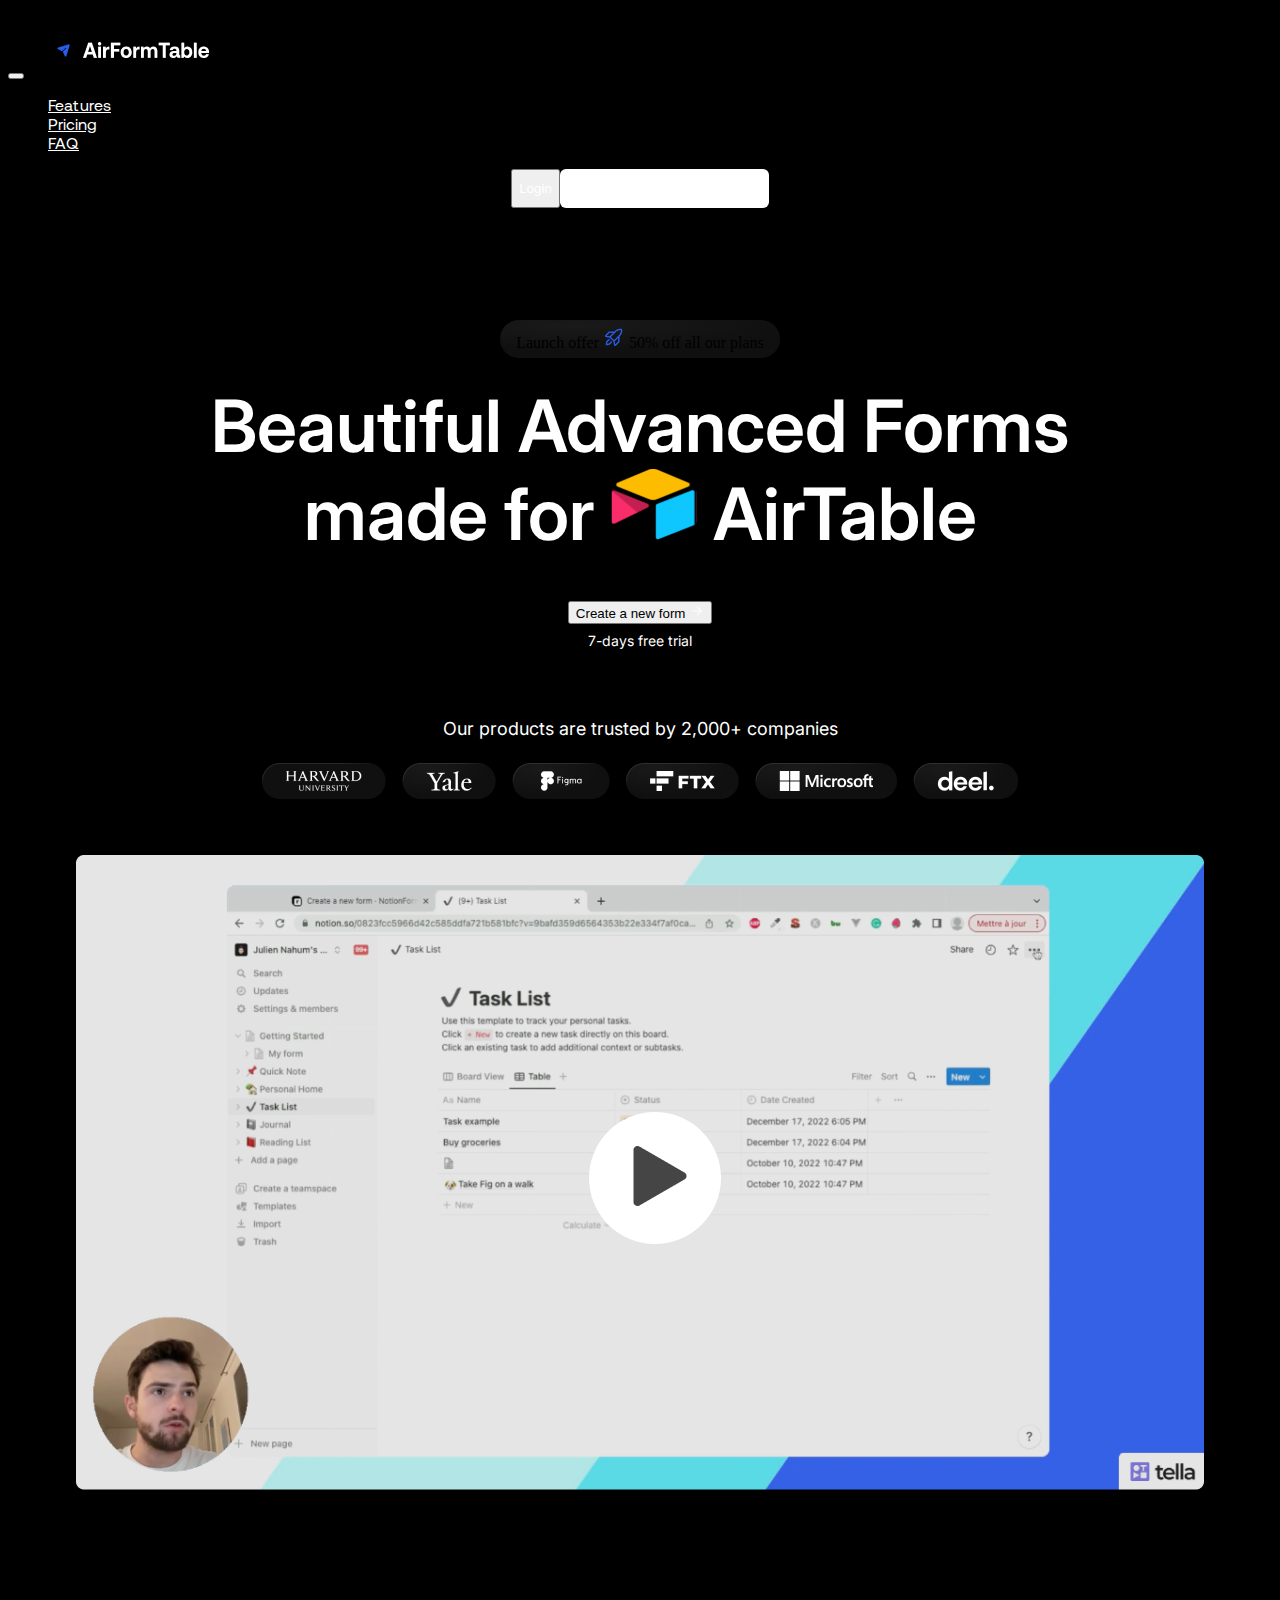
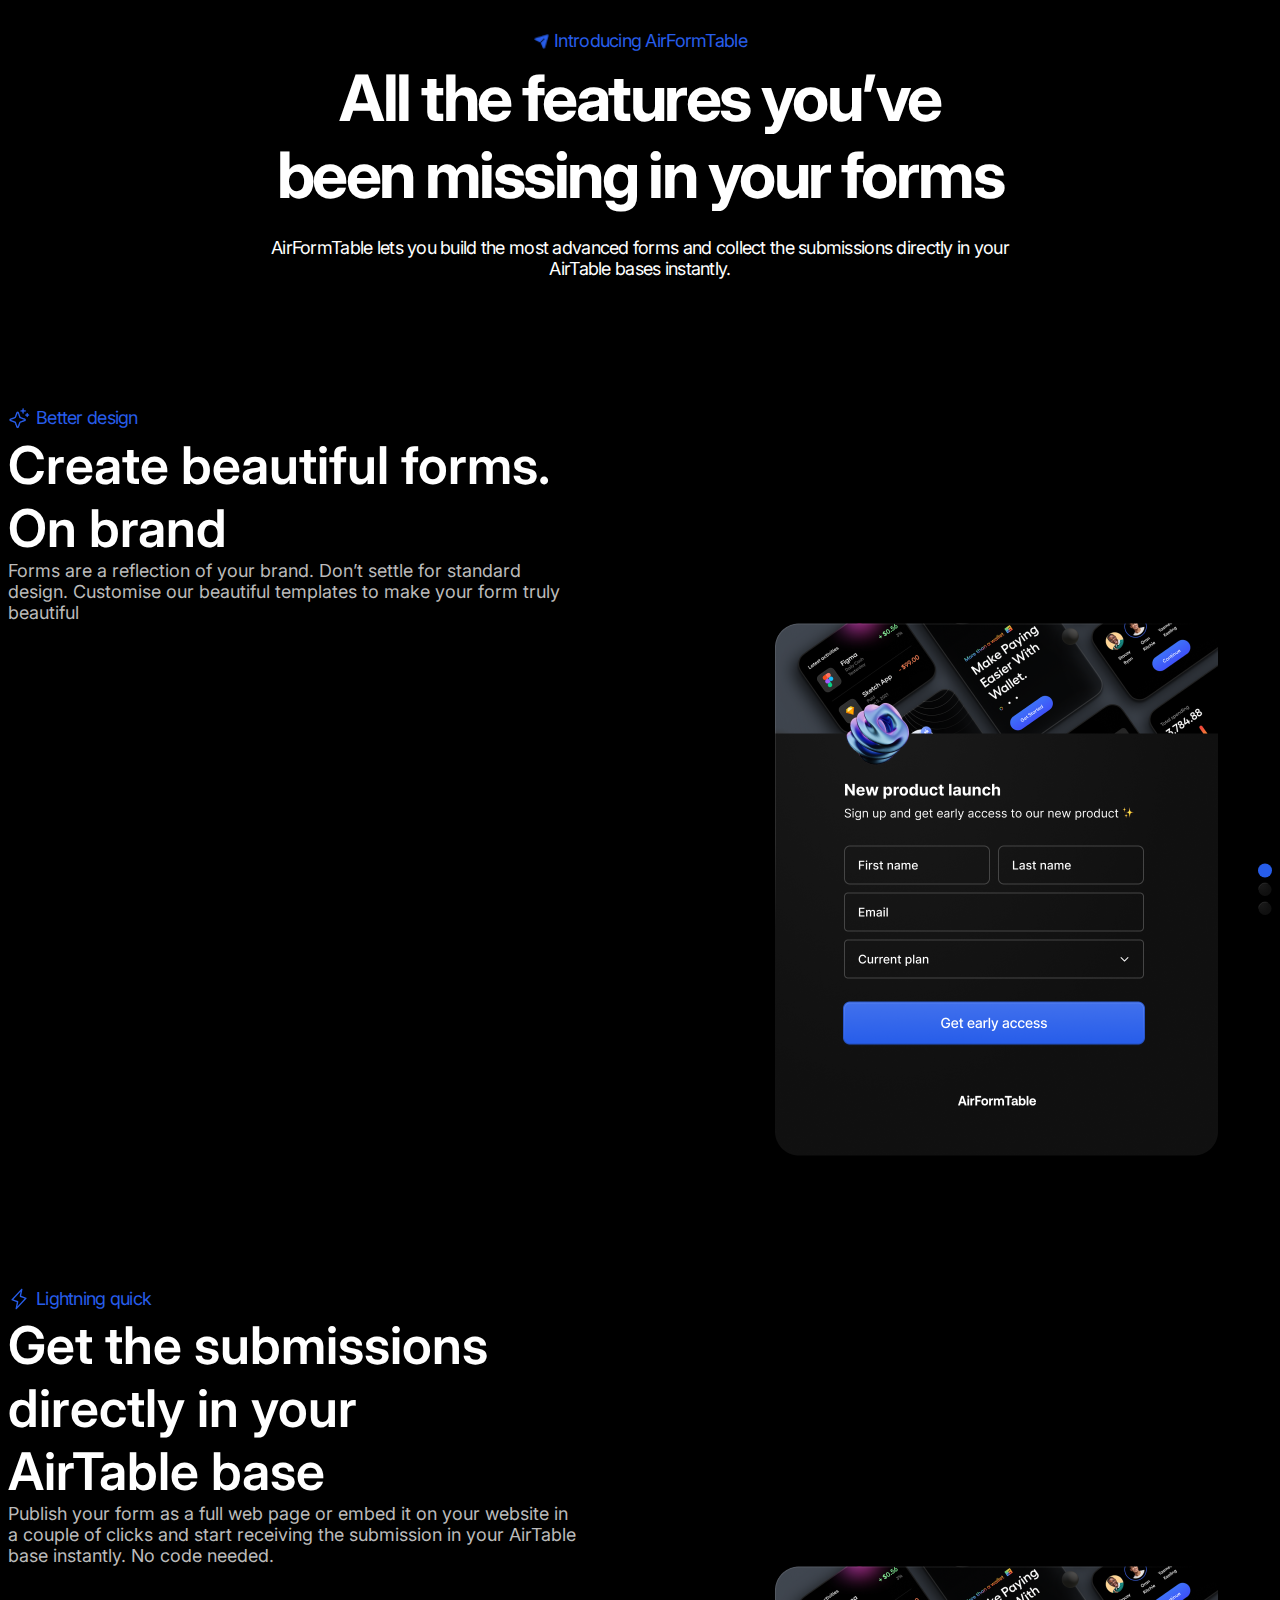
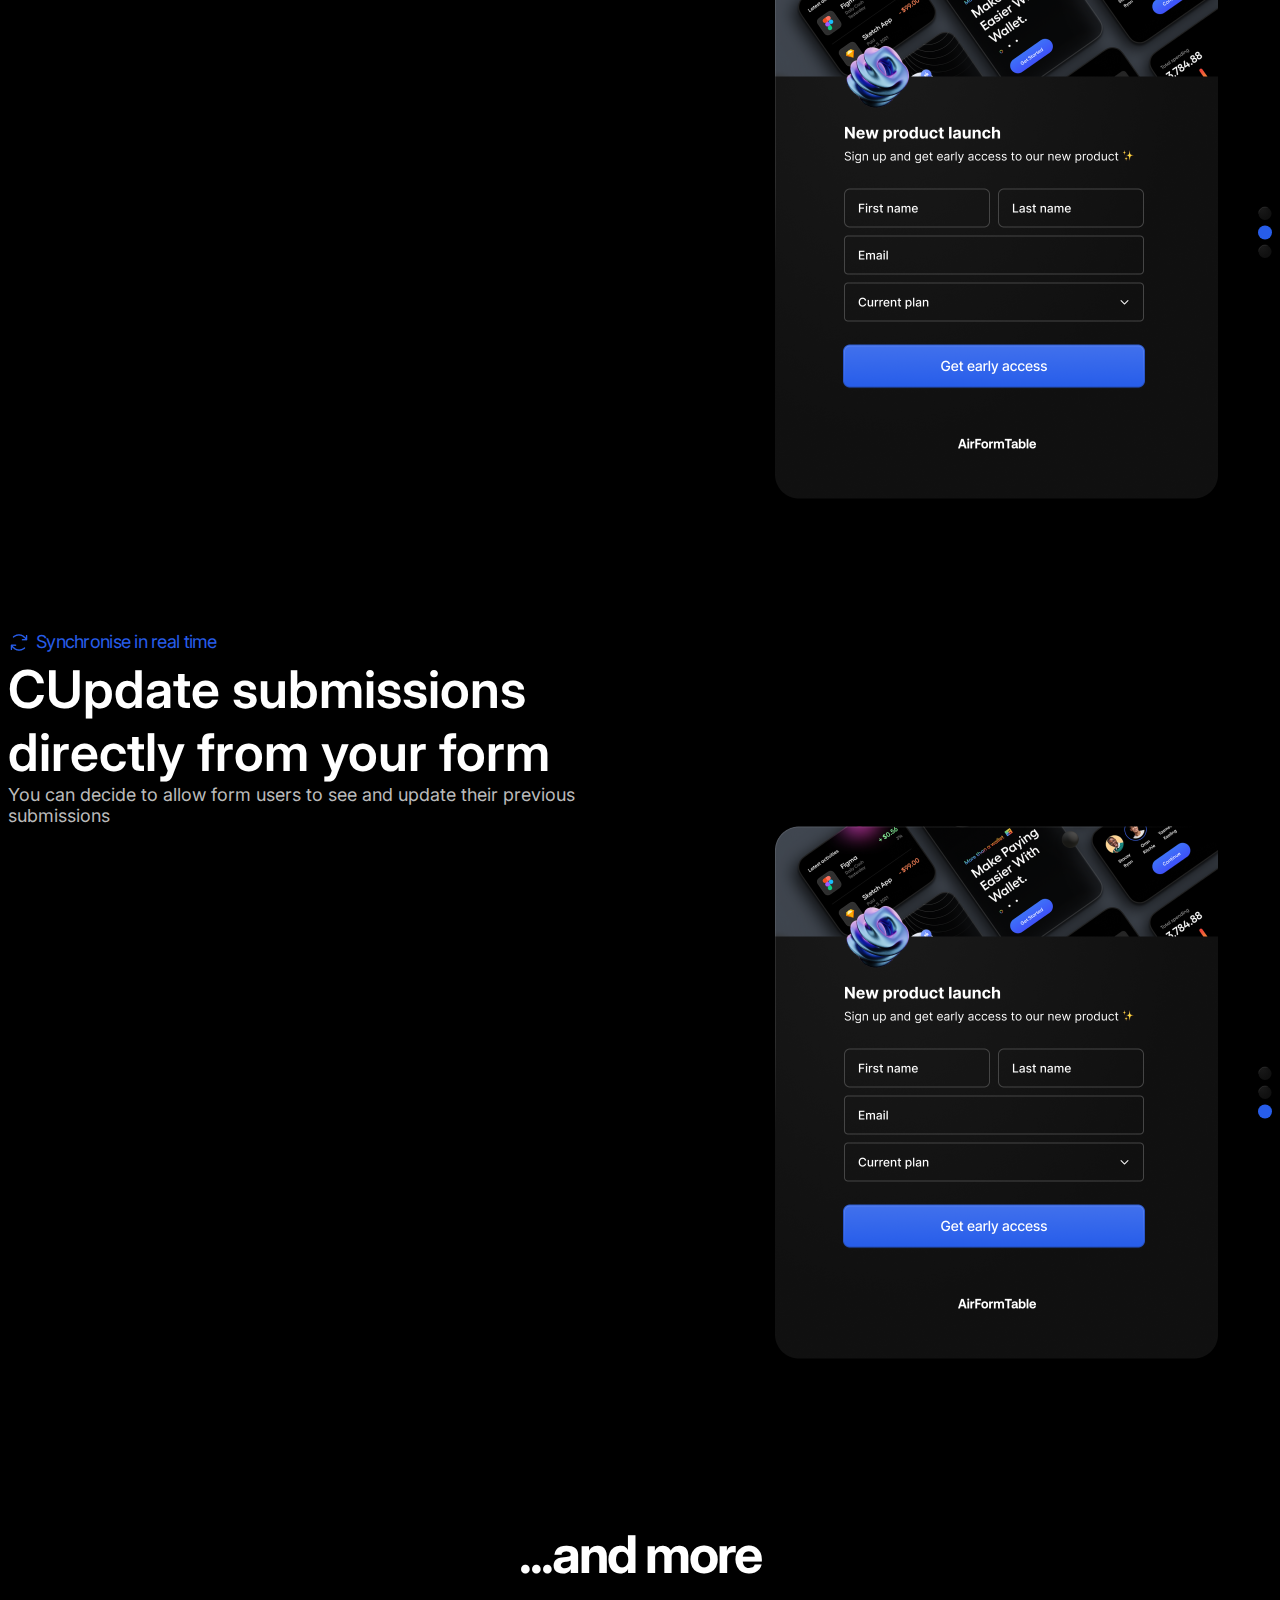
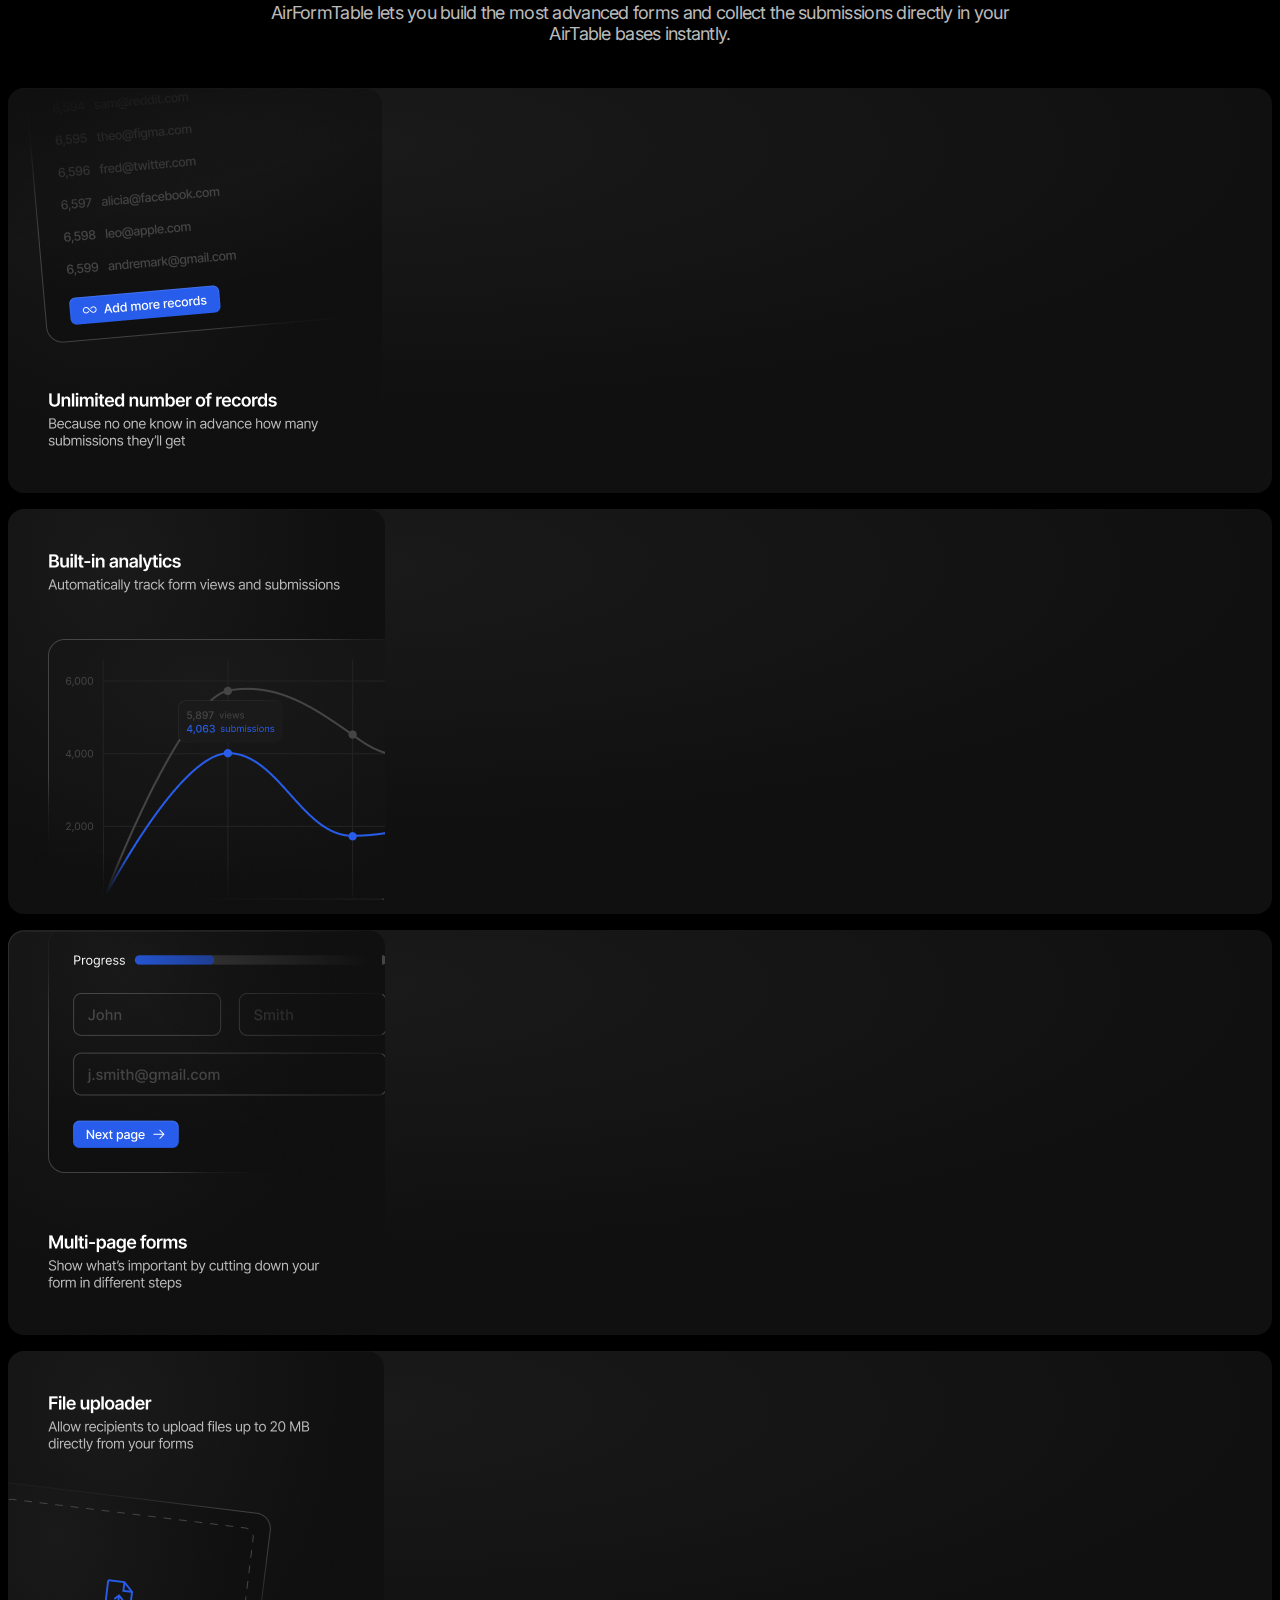
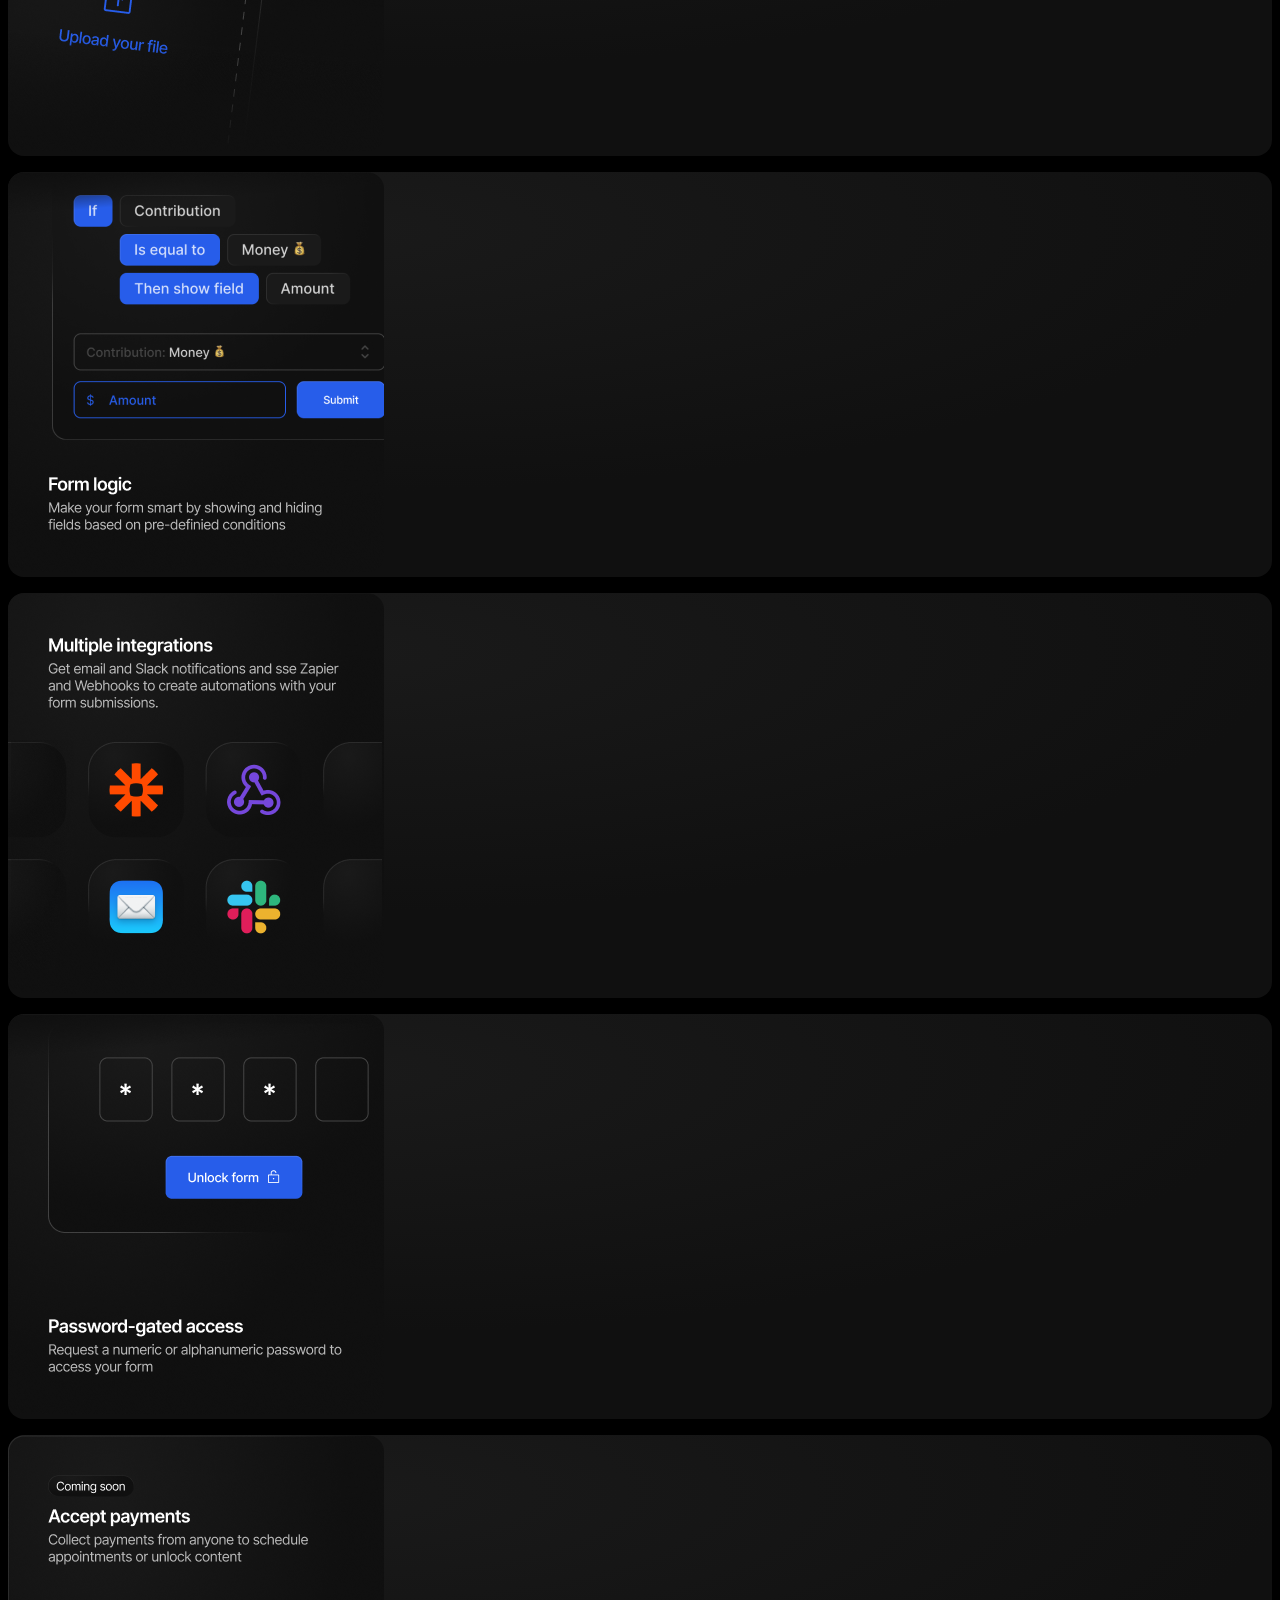
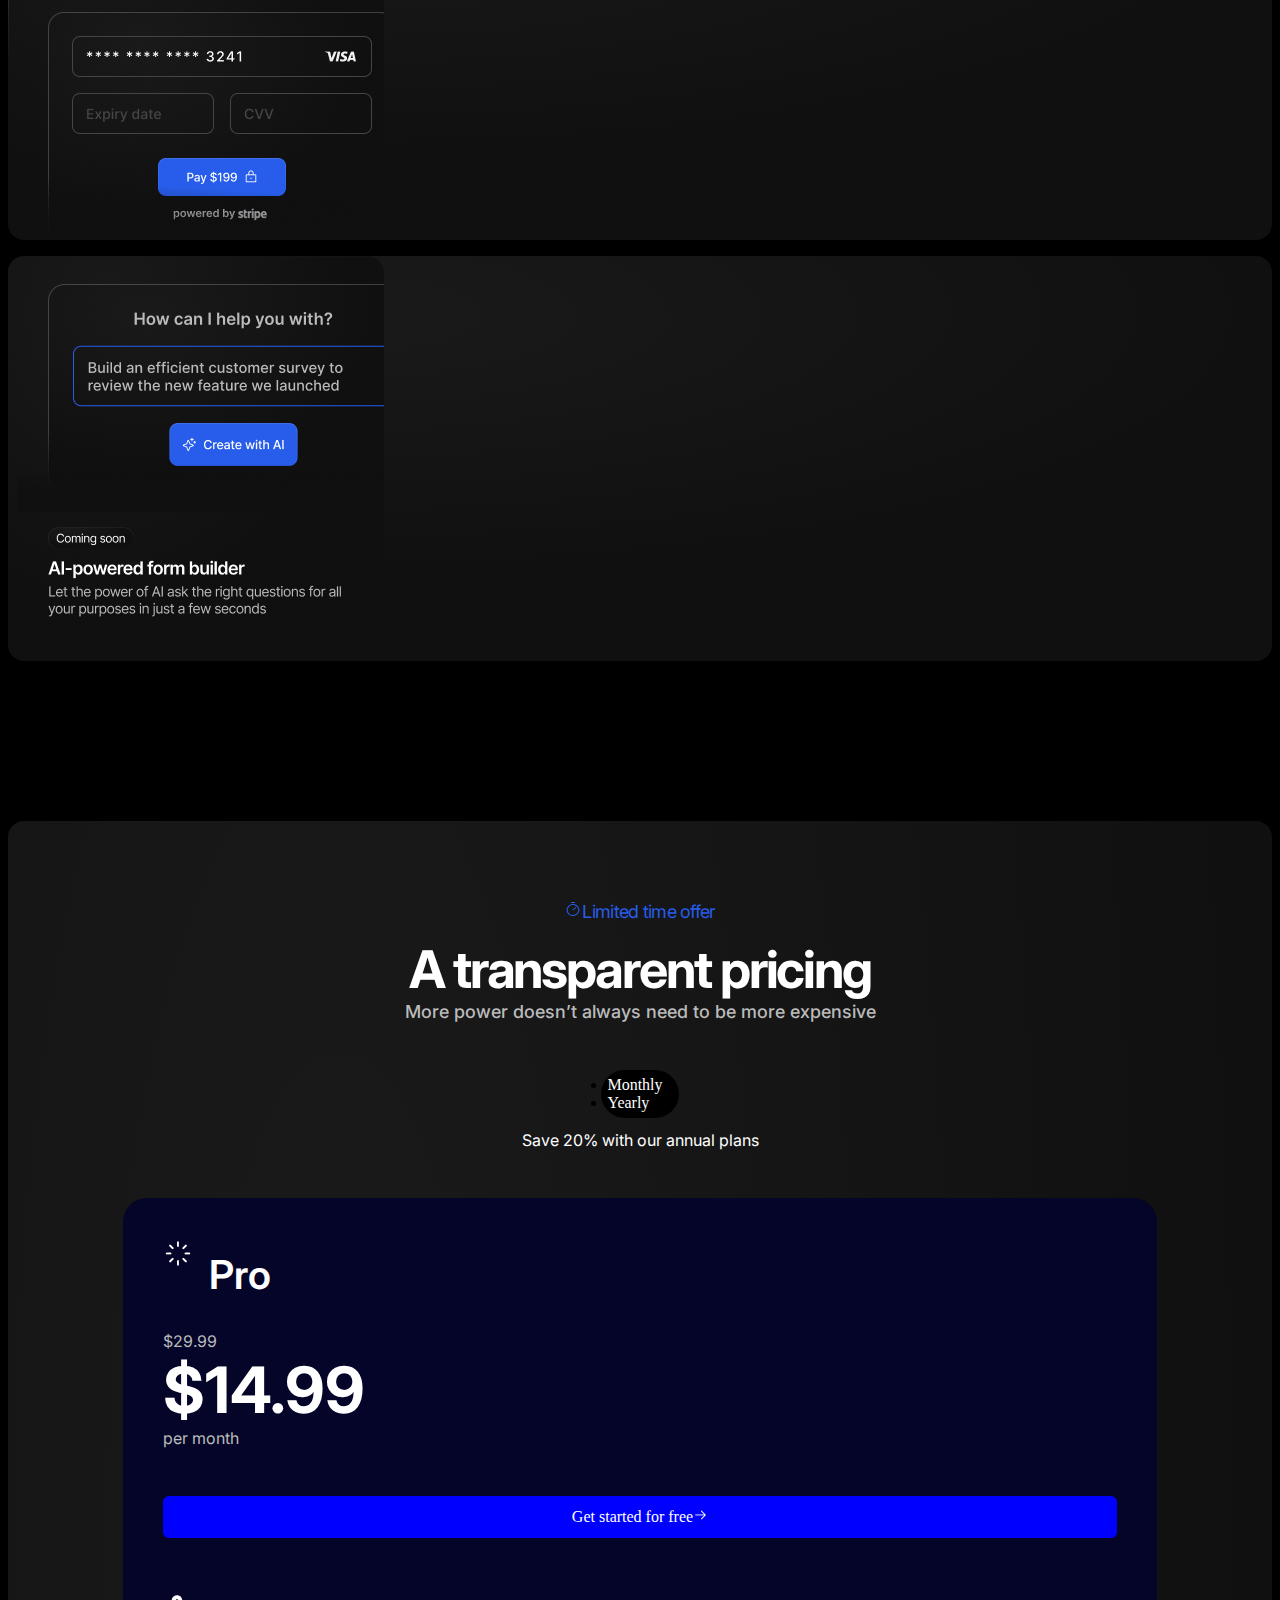
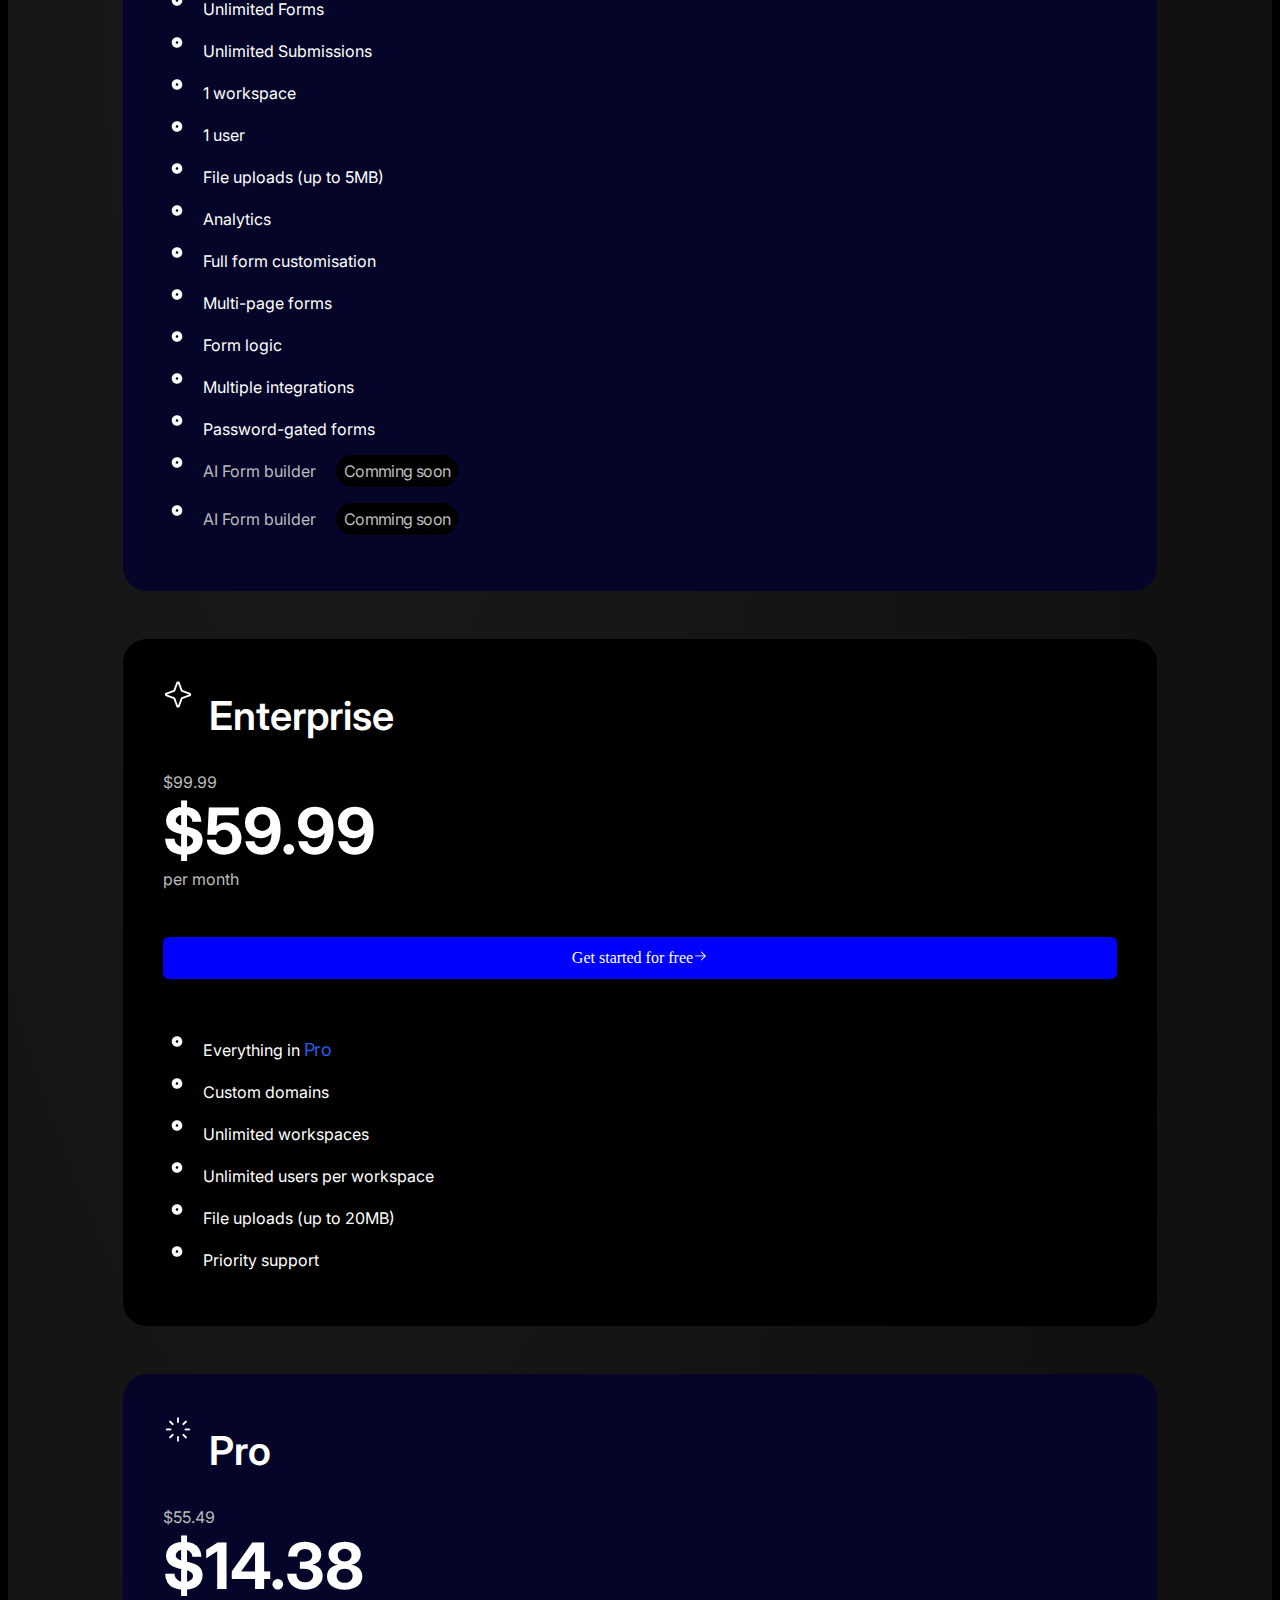
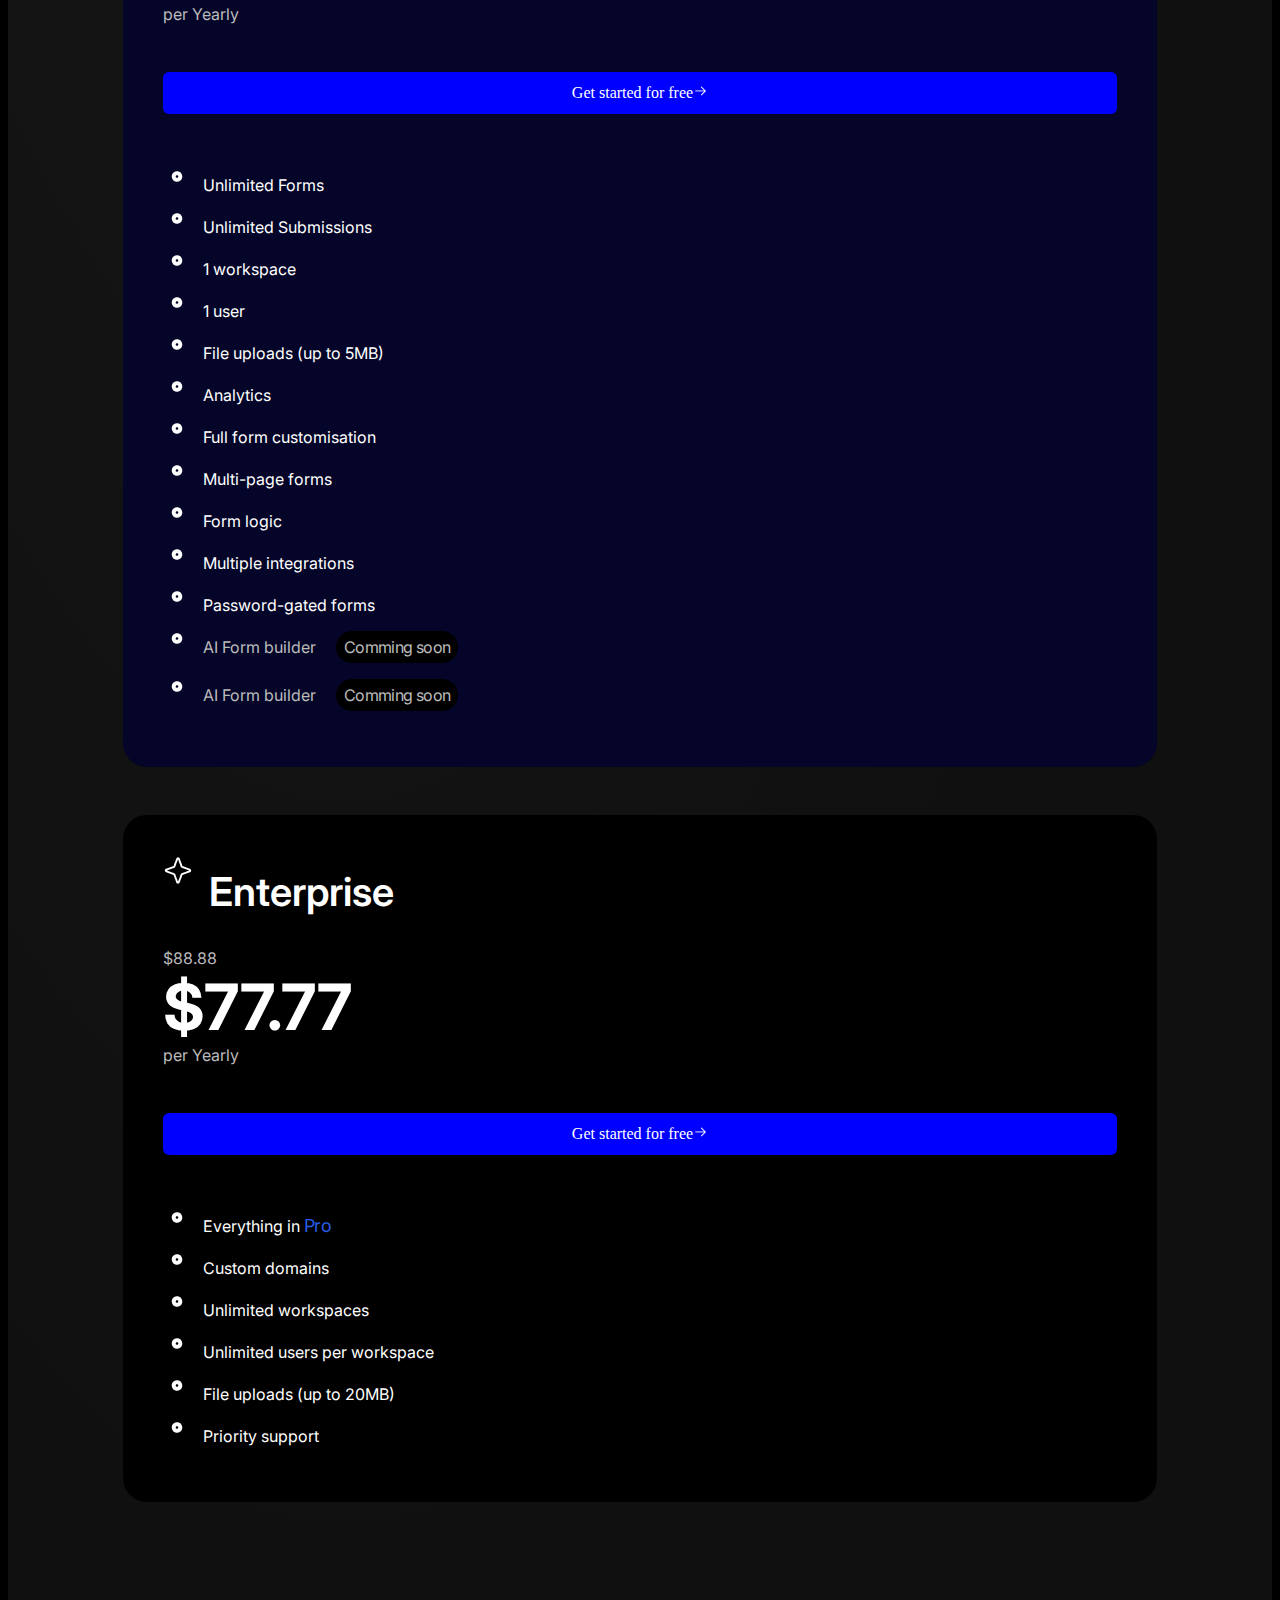
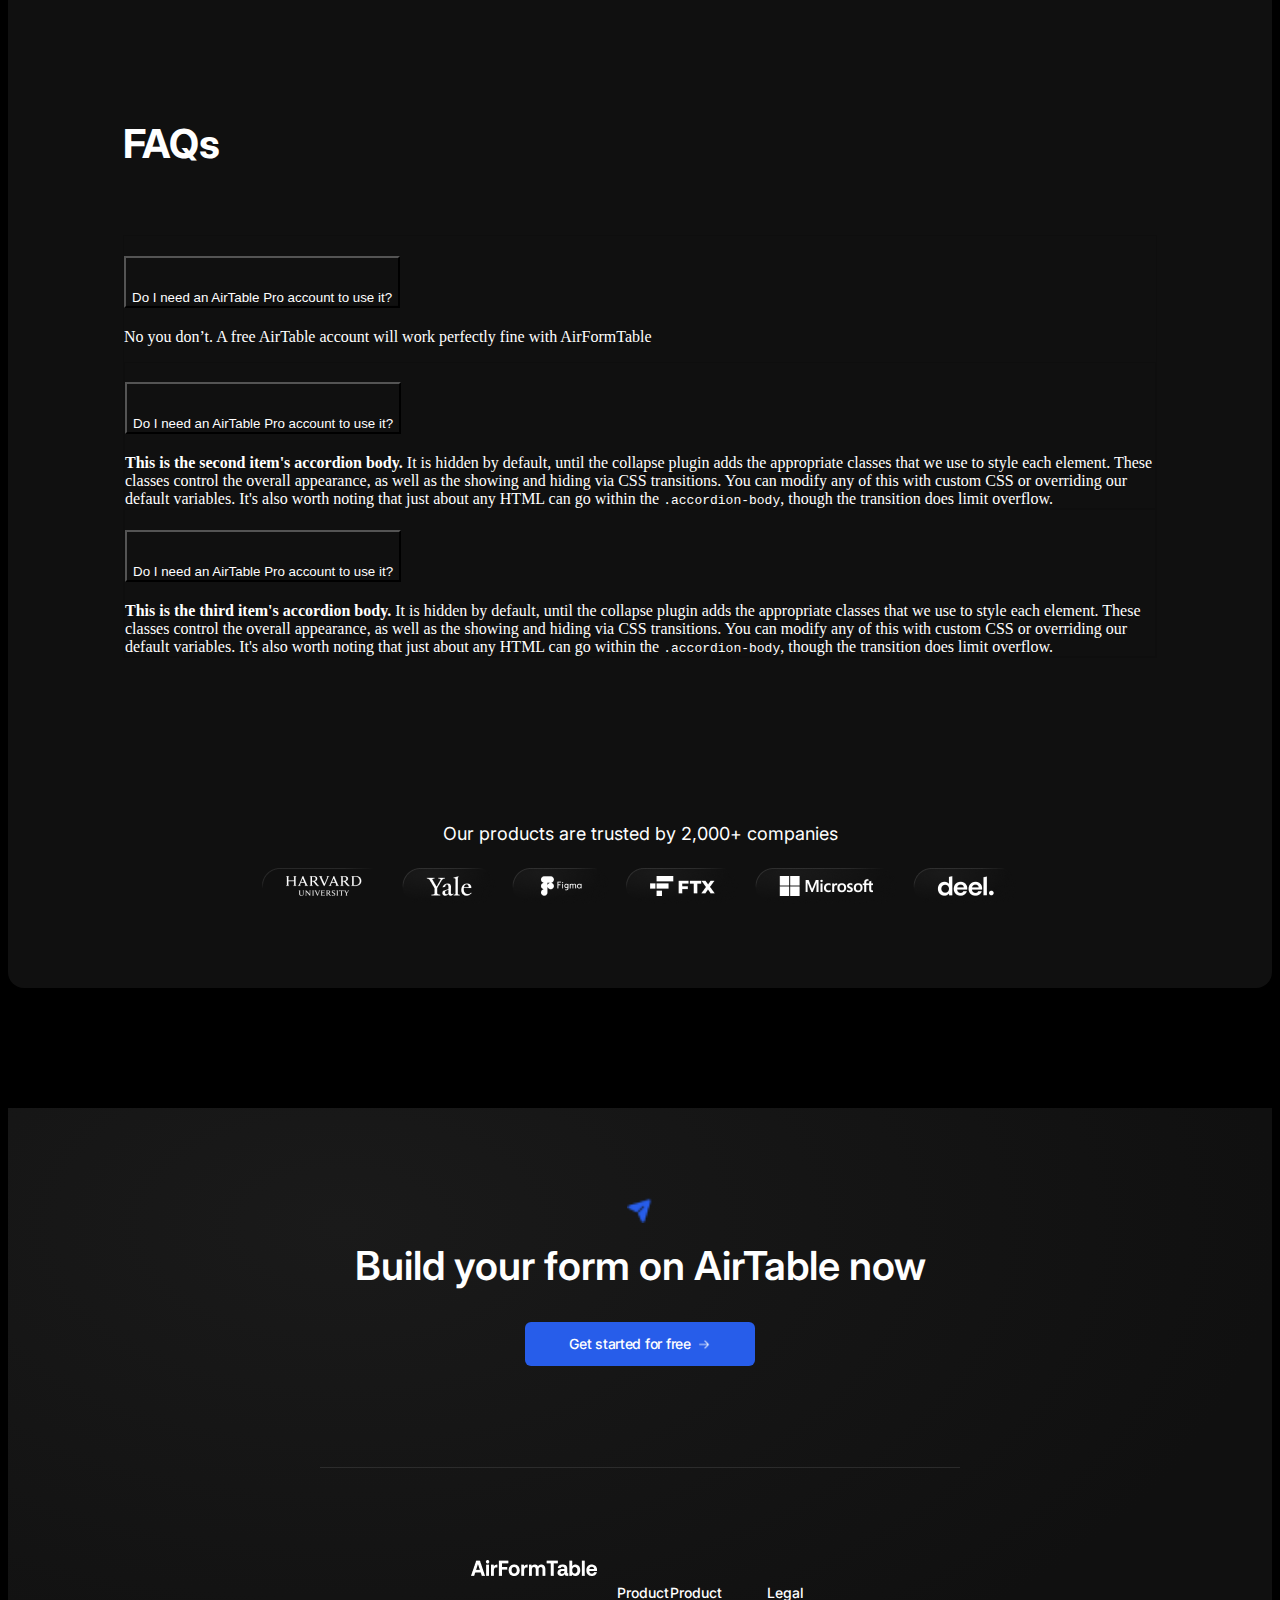
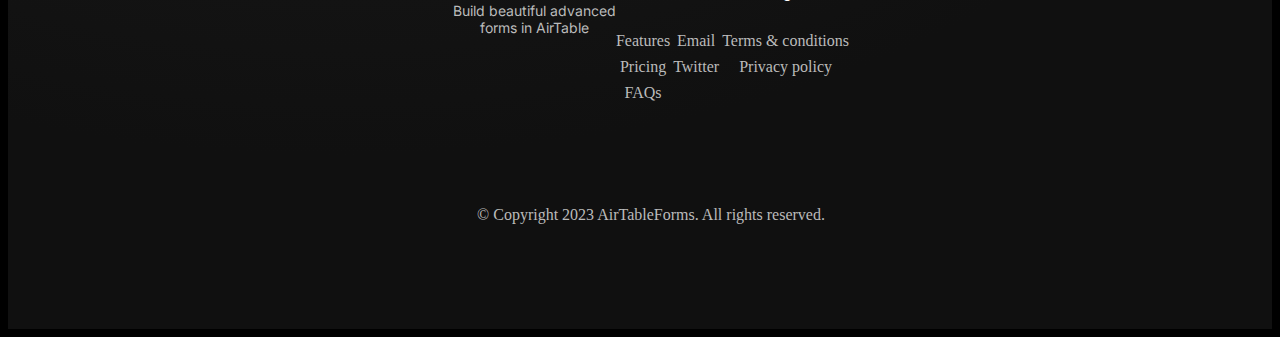
<file: index.html>
<!DOCTYPE html>
<html lang="en">

<head>
    <meta charset="UTF-8">
    <meta name="robots" content="noindex">
    <meta name="viewport" content="width=device-width, initial-scale=1.0">
    <link href="https://cdn.jsdelivr.net/npm/bootstrap@5.0.2/dist/css/bootstrap.min.css" rel="stylesheet"
        integrity="sha384-EVSTQN3/azprG1Anm3QDgpJLIm9Nao0Yz1ztcQTwFspd3yD65VohhpuuCOmLASjC" crossorigin="anonymous">
    <link rel="preconnect" href="https://fonts.googleapis.com">
    <link rel="preconnect" href="https://fonts.gstatic.com" crossorigin>
    <link
        href="https://fonts.googleapis.com/css2?family=Inter:wght@500&family=Poppins:wght@400;500;600&family=Roboto:wght@500&display=swap"
        rel="stylesheet">
    <link rel="stylesheet" href="style.css">

    <title>Document</title>
</head>

<body>
    <!-- header  -->
    <header class="header">

        <nav class="navbar navbar-expand-lg nav h-nav navbar-dark">
            <div class="container">
                <div class="logo">
                    <div class="nav-logo-img">
                        <img src="./assest/PaperPlaneTilt.png" alt="">
                    </div>
                    <a class="navbar-brand" href="#">
                        <img src="./assest/logo.png" alt="">
                    </a>
                </div>
                <button class="navbar-toggler nav-toggler" type="button" data-bs-toggle="collapse"
                    data-bs-target="#navbarSupportedContent" aria-controls="navbarSupportedContent"
                    aria-expanded="false" aria-label="Toggle navigation">
                    <span class="navbar-toggler-icon"></span>
                </button>
                <div class="collapse navbar-collapse" id="navbarSupportedContent">
                    <ul class="navbar-nav m-auto mb-2 mb-lg-0 ">
                        <li class="nav-item">
                            <a class="nav-link" href="#">Features</a>
                        </li>
                        <li class="nav-item">
                            <a class="nav-link" href="#">Pricing</a>
                        </li>
                        <li class="nav-item">
                            <a class="nav-link" href="#">FAQ</a>
                        </li>

                    </ul>
                    <form class="d-md-flex btn-form">
                        <button class="btn button" type="submit">Login</button>
                        <input class=" bg-primary form" type="search" placeholder="Create a new form"
                            aria-label="Search">


                    </form>
                </div>
            </div>
        </nav>
    </header>

    <!-- banner -->
    <section class="banner">
        <div class="container">
            <div class="banner-content">
                <div class="banner-label text-white">
                    <p>Launch offer
                        <img src="./assest/RocketLaunch.png" alt="">
                        <span>50% off all our plans</span>
                    </p>
                </div>
                <div class="bC-heading">
                    <h1>

                        Beautiful Advanced Forms <br>
                        made for <span><img src="./assest/image 10.svg" alt=""></span> AirTable

                    </h1>


                    <button type="button" class="btn btn-primary btn-sm b-btn">Create a new form
                        <img src="./assest/ArrowRight.png" alt="">
                    </button>


                    <p>7-days free trial</p>
                </div>
            </div>

    </section>
    <!-- product -->
    <section class="patners">
        <div class="container">
            <p>Our products are trusted by 2,000+ companies</p>
            <div class="patners-images">
                <div class="patner-img">
                    <img src="./assest/Frame 54.png" alt="">
                </div>
                <div class="patner-img">
                    <img src="./assest/Frame 55.png" alt="">
                </div>
                <div class="patner-img">
                    <img src="./assest/Frame 56.png" alt="">
                </div>
                <div class="patner-img">
                    <img src="./assest/Frame 57.png" alt="">
                </div>
                <div class="patner-img">
                    <img src="./assest/Frame 58.png" alt="">
                </div>
                <div class="patner-img">
                    <img src="./assest/Frame 59.png" alt="">
                </div>

            </div>
        </div>
    </section>


    <section class="video">
        <div class="container">
            <div class="video-img">
                <img src="./assest/Polygon 1.png" alt="">
            </div>
            <div class="play">
                <img src="./assest/image 2.png" alt="">
            </div>
        </div>
    </section>

    <section class="feature">
        <div class="container">
            <div class="feature-heading">
                <div class="fh-intro">
                    <div class="ff-img">
                        <img src="./assest/PaperPlaneTilt.png" alt="">
                    </div>
                    <span class="sections-label">Introducing AirFormTable</span>
                </div>
                <div class="fh-heading">
                    <h1>All the features you’ve <br> been missing in your forms</h1>
                </div>
                <div class="fh-content">
                    <p>AirFormTable lets you build the most advanced forms and collect the submissions directly in your
                        <br> AirTable bases instantly.
                    </p>
                </div>
            </div>





            <div class="input-form" id="first-form">
                <div class="row">
                    <div class="col-md-6">
                        <div class="form-content">
                            <div class="fc-heading">
                                <div class="fch-img">
                                    <img src="./assest/Sparkle.png" alt="">
                                </div>
                                <div class="fch-content">
                                    <span>Better design</span>
                                </div>
                            </div>
                            <div class="fch-heading">
                                <h3>Create beautiful forms. <br> On brand</h3>
                            </div>
                            <div class="fch-content">
                                <p>Forms are a reflection of your brand. Don’t settle for standard <br> design.
                                    Customise our beautiful templates to make your form truly <br> beautiful</p>
                            </div>

                        </div>
                    </div>
                    <div class="col-md-6">
                        <div class="fm">
                            <div class="form-img">
                                <img src="./assest/Rectangle 6 (1).png" alt="">
                            </div>
                            <div class="indegater">
                                <ul>
                                    <li><a href="#first-form" class="active">
                                            <svg xmlns="http://www.w3.org/2000/svg" width="14" height="15"
                                                viewBox="0 0 14 15" fill="none">
                                                <circle cx="7" cy="7.5" r="7" fill="#275DEA" />
                                            </svg>
                                        </a></li>
                                    <li><a href="#sec-form"><svg xmlns="http://www.w3.org/2000/svg" width="14"
                                                height="15" viewBox="0 0 14 15" fill="none">
                                                <circle cx="7" cy="7.5" r="6.5" fill="url(#paint0_radial_164_1841)"
                                                    stroke="url(#paint1_linear_164_1841)" />
                                                <defs>
                                                    <radialGradient id="paint0_radial_164_1841" cx="0" cy="0" r="1"
                                                        gradientUnits="userSpaceOnUse"
                                                        gradientTransform="translate(3.69073 2.50011) scale(9.04708 10.3913)">
                                                        <stop stop-color="#1A1A1A" />
                                                        <stop offset="0.5" stop-color="#151515" />
                                                        <stop offset="1" stop-color="#101010" />
                                                    </radialGradient>
                                                    <linearGradient id="paint1_linear_164_1841" x1="3.87217"
                                                        y1="6.21565" x2="0.676628" y2="0.905092"
                                                        gradientUnits="userSpaceOnUse">
                                                        <stop stop-color="white" stop-opacity="0" />
                                                        <stop offset="0.17" stop-color="white" stop-opacity="0.05" />
                                                        <stop offset="0.33" stop-color="white" stop-opacity="0.1" />
                                                    </linearGradient>
                                                </defs>
                                            </svg></a></li>
                                    <li><a href="#third-form"><svg xmlns="http://www.w3.org/2000/svg" width="14"
                                                height="15" viewBox="0 0 14 15" fill="none">
                                                <circle cx="7" cy="7.5" r="6.5" fill="url(#paint0_radial_164_1841)"
                                                    stroke="url(#paint1_linear_164_1841)" />
                                                <defs>
                                                    <radialGradient id="paint0_radial_164_1841" cx="0" cy="0" r="1"
                                                        gradientUnits="userSpaceOnUse"
                                                        gradientTransform="translate(3.69073 2.50011) scale(9.04708 10.3913)">
                                                        <stop stop-color="#1A1A1A" />
                                                        <stop offset="0.5" stop-color="#151515" />
                                                        <stop offset="1" stop-color="#101010" />
                                                    </radialGradient>
                                                    <linearGradient id="paint1_linear_164_1841" x1="3.87217"
                                                        y1="6.21565" x2="0.676628" y2="0.905092"
                                                        gradientUnits="userSpaceOnUse">
                                                        <stop stop-color="white" stop-opacity="0" />
                                                        <stop offset="0.17" stop-color="white" stop-opacity="0.05" />
                                                        <stop offset="0.33" stop-color="white" stop-opacity="0.1" />
                                                    </linearGradient>
                                                </defs>
                                            </svg></a></li>
                                </ul>
                            </div>
                        </div>
                    </div>
                </div>
            </div>

            <div class="input-form" id="sec-form">
                <div class="row">
                    <div class="col-md-6">
                        <div class="form-content">
                            <div class="fc-heading">
                                <div class="fch-img">
                                    <img src="./assest/Lightning.svg" alt="">
                                </div>
                                <div class="fch-content">
                                    <span>Lightning quick</span>
                                </div>
                            </div>
                            <div class="fch-heading">
                                <h3>Get the submissions <br>directly in your <br> AirTable base</h3>
                            </div>
                            <div class="fch-content">
                                <p>Publish your form as a full web page or embed it on your website in <br>a couple of
                                    clicks and start receiving the submission in your AirTable <br> base instantly. No
                                    code needed. </p>
                            </div>

                        </div>
                    </div>
                    <div class="col-md-6">
                        <div class="fm">
                            <div class="form-img">
                                <img src="./assest/Rectangle 6 (1).png" alt="">
                            </div>

                            <div class="indegater">
                                <ul>
                                    <li><a href="#first-form"><svg xmlns="http://www.w3.org/2000/svg" width="14"
                                                height="15" viewBox="0 0 14 15" fill="none">
                                                <circle cx="7" cy="7.5" r="6.5" fill="url(#paint0_radial_164_1841)"
                                                    stroke="url(#paint1_linear_164_1841)" />
                                                <defs>
                                                    <radialGradient id="paint0_radial_164_1841" cx="0" cy="0" r="1"
                                                        gradientUnits="userSpaceOnUse"
                                                        gradientTransform="translate(3.69073 2.50011) scale(9.04708 10.3913)">
                                                        <stop stop-color="#1A1A1A" />
                                                        <stop offset="0.5" stop-color="#151515" />
                                                        <stop offset="1" stop-color="#101010" />
                                                    </radialGradient>
                                                    <linearGradient id="paint1_linear_164_1841" x1="3.87217"
                                                        y1="6.21565" x2="0.676628" y2="0.905092"
                                                        gradientUnits="userSpaceOnUse">
                                                        <stop stop-color="white" stop-opacity="0" />
                                                        <stop offset="0.17" stop-color="white" stop-opacity="0.05" />
                                                        <stop offset="0.33" stop-color="white" stop-opacity="0.1" />
                                                    </linearGradient>
                                                </defs>
                                            </svg></a></li>
                                    <li><a href="#sec-form" class="active">
                                            <svg xmlns="http://www.w3.org/2000/svg" width="14" height="15"
                                                viewBox="0 0 14 15" fill="none">
                                                <circle cx="7" cy="7.5" r="7" fill="#275DEA" />
                                            </svg>
                                        </a></li>
                                    <li><a href="#third-form"><svg xmlns="http://www.w3.org/2000/svg" width="14"
                                                height="15" viewBox="0 0 14 15" fill="none">
                                                <circle cx="7" cy="7.5" r="6.5" fill="url(#paint0_radial_164_1841)"
                                                    stroke="url(#paint1_linear_164_1841)" />
                                                <defs>
                                                    <radialGradient id="paint0_radial_164_1841" cx="0" cy="0" r="1"
                                                        gradientUnits="userSpaceOnUse"
                                                        gradientTransform="translate(3.69073 2.50011) scale(9.04708 10.3913)">
                                                        <stop stop-color="#1A1A1A" />
                                                        <stop offset="0.5" stop-color="#151515" />
                                                        <stop offset="1" stop-color="#101010" />
                                                    </radialGradient>
                                                    <linearGradient id="paint1_linear_164_1841" x1="3.87217"
                                                        y1="6.21565" x2="0.676628" y2="0.905092"
                                                        gradientUnits="userSpaceOnUse">
                                                        <stop stop-color="white" stop-opacity="0" />
                                                        <stop offset="0.17" stop-color="white" stop-opacity="0.05" />
                                                        <stop offset="0.33" stop-color="white" stop-opacity="0.1" />
                                                    </linearGradient>
                                                </defs>
                                            </svg></a></li>
                                </ul>
                            </div>
                        </div>
                    </div>
                </div>
            </div>

            <div class="input-form" id="third-form">
                <div class="row">
                    <div class="col-md-6">
                        <div class="form-content">
                            <div class="fc-heading">
                                <div class="fch-img">
                                    <img src="./assest/ArrowsClockwise.png" alt="">
                                </div>
                                <div class="fch-content">
                                    <span>Synchronise in real time</span>
                                </div>
                            </div>
                            <div class="fch-heading">
                                <h3>CUpdate submissions <br> directly from your form </h3>
                            </div>
                            <div class="fch-content">
                                <p>You can decide to allow form users to see and update their previous <br>submissions
                                </p>
                            </div>

                        </div>
                    </div>
                    <div class="col-md-6">
                        <div class="fm">
                            <div class="form-img">
                                <img src="./assest/Rectangle 6 (1).png" alt="">
                            </div>

                            <div class="indegater">
                                <ul>
                                    <li><a href="#first-form"><svg xmlns="http://www.w3.org/2000/svg" width="14"
                                                height="15" viewBox="0 0 14 15" fill="none">
                                                <circle cx="7" cy="7.5" r="6.5" fill="url(#paint0_radial_164_1841)"
                                                    stroke="url(#paint1_linear_164_1841)" />
                                                <defs>
                                                    <radialGradient id="paint0_radial_164_1841" cx="0" cy="0" r="1"
                                                        gradientUnits="userSpaceOnUse"
                                                        gradientTransform="translate(3.69073 2.50011) scale(9.04708 10.3913)">
                                                        <stop stop-color="#1A1A1A" />
                                                        <stop offset="0.5" stop-color="#151515" />
                                                        <stop offset="1" stop-color="#101010" />
                                                    </radialGradient>
                                                    <linearGradient id="paint1_linear_164_1841" x1="3.87217"
                                                        y1="6.21565" x2="0.676628" y2="0.905092"
                                                        gradientUnits="userSpaceOnUse">
                                                        <stop stop-color="white" stop-opacity="0" />
                                                        <stop offset="0.17" stop-color="white" stop-opacity="0.05" />
                                                        <stop offset="0.33" stop-color="white" stop-opacity="0.1" />
                                                    </linearGradient>
                                                </defs>
                                            </svg></a></li>
                                    <li><a href="#sec-form"><svg xmlns="http://www.w3.org/2000/svg" width="14"
                                                height="15" viewBox="0 0 14 15" fill="none">
                                                <circle cx="7" cy="7.5" r="6.5" fill="url(#paint0_radial_164_1841)"
                                                    stroke="url(#paint1_linear_164_1841)" />
                                                <defs>
                                                    <radialGradient id="paint0_radial_164_1841" cx="0" cy="0" r="1"
                                                        gradientUnits="userSpaceOnUse"
                                                        gradientTransform="translate(3.69073 2.50011) scale(9.04708 10.3913)">
                                                        <stop stop-color="#1A1A1A" />
                                                        <stop offset="0.5" stop-color="#151515" />
                                                        <stop offset="1" stop-color="#101010" />
                                                    </radialGradient>
                                                    <linearGradient id="paint1_linear_164_1841" x1="3.87217"
                                                        y1="6.21565" x2="0.676628" y2="0.905092"
                                                        gradientUnits="userSpaceOnUse">
                                                        <stop stop-color="white" stop-opacity="0" />
                                                        <stop offset="0.17" stop-color="white" stop-opacity="0.05" />
                                                        <stop offset="0.33" stop-color="white" stop-opacity="0.1" />
                                                    </linearGradient>
                                                </defs>
                                            </svg></a></li>
                                    <li><a href="#third-form" class="active">
                                            <svg xmlns="http://www.w3.org/2000/svg" width="14" height="15"
                                                viewBox="0 0 14 15" fill="none">
                                                <circle cx="7" cy="7.5" r="7" fill="#275DEA" />
                                            </svg>
                                        </a></li>
                                </ul>
                            </div>
                        </div>
                    </div>
                </div>
            </div>
        </div>
    </section>


    <!-- cards -->
    <section class="cards">
        <div class="container">
            <div class="cards-heading">
                <h3>...and more</h3>
                <p>AirFormTable lets you build the most advanced forms and collect the submissions directly in your <br>
                    AirTable bases instantly. </p>
            </div>
            <div class="row">
                <div class="col-sm-4">
                    <div class="card">
                        <img src="./assest/card1.png" alt="">
                    </div>
                </div>


                <div class="col-sm-4">
                    <div class="card">
                        <img src="./assest/card2.png" alt="">
                    </div>
                </div>


                <div class="col-sm-4">
                    <div class="card">
                        <img src="./assest/card3.png" alt="">
                    </div>
                </div>


                <div class="col-sm-4">
                    <div class="card">
                        <img src="./assest/card4.png" alt="">
                    </div>
                </div>


                <div class="col-sm-4">
                    <div class="card">
                        <img src="./assest/card5.png" alt="">
                    </div>
                </div>


                <div class="col-sm-4">
                    <div class="card">
                        <img src="./assest/card6.png" alt="">
                    </div>
                </div>

                <div class="col-sm-4 ">
                    <div class="card">
                        <img src="./assest/card7.png" alt="">
                    </div>
                </div>


                <div class="col-sm-4">
                    <div class="card">
                        <img src="./assest/card8.png" alt="">
                    </div>
                </div>


                <div class="col-sm-4">
                    <div class="card">
                        <img src="./assest/card9.png" alt="">
                    </div>
                </div>
            </div>
        </div>
    </section>

    <!-- prices -->
    <section class="prices">
        <div class="container">
            <div class="price">
                <div class="prices-heading">
                    <p class="sections-label"><span><img src="./assest/Timer.svg" alt=""></span>Limited time offer</p>
                    <h1>A transparent pricing</h1>
                    <span>More power doesn’t always need to be more expensive</span>
                </div>
                <!-- tabs -->
                <div class="tabs">
                <ul class="nav nav-pills text-center">
                    <li class="nav-item">
                        <a class="nav-link active" id="nav-home-tab" data-bs-toggle="tab" data-bs-target="#nav-home" type="button" role="tab" aria-controls="nav-home" aria-selected="true">Monthly</a>
                    </li>
                    <li class="nav-item">
                        <a class="nav-link text-white" id="nav-profile-tab" data-bs-toggle="tab" data-bs-target="#nav-profile" type="button" role="tab" aria-controls="nav-profile" aria-selected="false">Yearly</a>
                    </li>

                </ul>
                </div>
                <div class="discount">
                <p>Save 20% with our annual plans</p>
                </div>

                <div class="tab-content clearfix">
                    <div class="tab-pane active" id="nav-home" role="tabpanel" aria-labelledby="nav-home-tab">
                        <div class="row prices-card">
                            <div class="col-md-6">
                                <div class="price-card">
                                    <div class="price-heading">
                                        <p><span><img src="./assest/Spinner.png" alt=""></span>Pro</p>
                                        <h6>$29.99</h6>
                                        <h2>$14.99</h2>
                                        <span>per month</span>
                                    </div>
                                    <div class="price-button">
                                        <a href="#">Get started for free<span><img src="./assest/ArrowRight.png" alt=""></span></a>
                                    </div>
                                    <ul>
                                        <li><span><img src="./assest/Dot.png" alt="#"></span>Unlimited Forms</li>
                                        <li><span><img src="./assest/Dot.png" alt="#"></span>Unlimited Submissions</li>
                                        <li><span><img src="./assest/Dot.png" alt="#"></span>1 workspace</li>
                                        <li><span><img src="./assest/Dot.png" alt="#"></span>1 user</li>
                                        <li><span><img src="./assest/Dot.png" alt="#"></span>File uploads (up to 5MB)</li>
                                        <li><span><img src="./assest/Dot.png" alt="#"></span>Analytics</li>
                                        <li><span><img src="./assest/Dot.png" alt="#"></span>Full form customisation</li>
                                        <li><span><img src="./assest/Dot.png" alt="#"></span>Multi-page forms</li>
                                        <li><span><img src="./assest/Dot.png" alt="#"></span>Form logic</li>
                                        <li><span><img src="./assest/Dot.png" alt="#"></span>Multiple integrations</li>
                                        <li><span><img src="./assest/Dot.png" alt="#"></span>Password-gated forms</li>
                                        <div class="comming-soon">
                                        <li><span><img src="./assest/Dot.png" alt="#"></span>AI Form builder <p>Comming soon</p></li>
                                        <li><span><img src="./assest/Dot.png" alt="#"></span>AI Form builder <p>Comming soon</p></li>
                                        </div>
                                </ul>
                                </div>
                            </div> 
                            <div class="col-md-6">
                                <div class="price-card Enterprice">
                                    <div class="price-heading">
                                        <p><span><img src="./assest/StarFour.png" alt=""></span>Enterprise</p>
                                        <h6>$99.99</h6>
                                        <h2>$59.99</h2>
                                        <span>per month</span>
                                    </div>
                                    <div class="price-button">
                                        <a href="#">Get started for free<span><img src="./assest/ArrowRight.png" alt=""></span></a>
                                    </div>
                                    <ul>
                                        <li><span><img src="./assest/Dot.png" alt="#"></span>Everything in <span class="sections-label">Pro</span></li>
                                        <li><span><img src="./assest/Dot.png" alt="#"></span>Custom domains</li>
                                        <li><span><img src="./assest/Dot.png" alt="#"></span>Unlimited workspaces</li>
                                        <li><span><img src="./assest/Dot.png" alt="#"></span>Unlimited users per workspace</li>
                                        <li><span><img src="./assest/Dot.png" alt="#"></span>File uploads (up to 20MB)</li>
                                        <li><span><img src="./assest/Dot.png" alt="#"></span>Priority support</li>
                                    </ul>
                                </div>
                            </div> 
                        </div>
                    </div>
                    <div class="tab-pane" id="nav-profile" role="tabpanel" aria-labelledby="nav-profile-tab">
                        <div class="row prices-card">
                            <div class="col-md-6">
                                <div class="price-card">
                                    <div class="price-heading">
                                        <p><span><img src="./assest/Spinner.png" alt=""></span>Pro</p>
                                        <h6>$55.49</h6>
                                        <h2>$14.38</h2>
                                        <span>per Yearly</span>
                                    </div>
                                    <div class="price-button">
                                        <a href="#">Get started for free<span><img src="./assest/ArrowRight.png" alt=""></span></a>
                                    </div>
                                    <ul>
                                        <li><span><img src="./assest/Dot.png" alt="#"></span>Unlimited Forms</li>
                                        <li><span><img src="./assest/Dot.png" alt="#"></span>Unlimited Submissions</li>
                                        <li><span><img src="./assest/Dot.png" alt="#"></span>1 workspace</li>
                                        <li><span><img src="./assest/Dot.png" alt="#"></span>1 user</li>
                                        <li><span><img src="./assest/Dot.png" alt="#"></span>File uploads (up to 5MB)</li>
                                        <li><span><img src="./assest/Dot.png" alt="#"></span>Analytics</li>
                                        <li><span><img src="./assest/Dot.png" alt="#"></span>Full form customisation</li>
                                        <li><span><img src="./assest/Dot.png" alt="#"></span>Multi-page forms</li>
                                        <li><span><img src="./assest/Dot.png" alt="#"></span>Form logic</li>
                                        <li><span><img src="./assest/Dot.png" alt="#"></span>Multiple integrations</li>
                                        <li><span><img src="./assest/Dot.png" alt="#"></span>Password-gated forms</li>
                                        <div class="comming-soon">
                                        <li><span><img src="./assest/Dot.png" alt="#"></span>AI Form builder <p>Comming soon</p></li>
                                        <li><span><img src="./assest/Dot.png" alt="#"></span>AI Form builder <p>Comming soon</p></li>
                                        </div>
                                </ul>
                                </div>
                            </div> 
                            <div class="col-md-6">
                                <div class="price-card Enterprice">
                                    <div class="price-heading">
                                        <p><span><img src="./assest/StarFour.png" alt=""></span>Enterprise</p>
                                        <h6>$88.88</h6>
                                        <h2>$77.77</h2>
                                        <span>per Yearly</span>
                                    </div>
                                    <div class="price-button">
                                        <a href="#">Get started for free<span><img src="./assest/ArrowRight.png" alt=""></span></a>
                                    </div>
                                    <ul>
                                        <li><span><img src="./assest/Dot.png" alt="#"></span>Everything in <span class="sections-label">Pro</span></li>
                                        <li><span><img src="./assest/Dot.png" alt="#"></span>Custom domains</li>
                                        <li><span><img src="./assest/Dot.png" alt="#"></span>Unlimited workspaces</li>
                                        <li><span><img src="./assest/Dot.png" alt="#"></span>Unlimited users per workspace</li>
                                        <li><span><img src="./assest/Dot.png" alt="#"></span>File uploads (up to 20MB)</li>
                                        <li><span><img src="./assest/Dot.png" alt="#"></span>Priority support</li>
                                    </ul>
                                </div>
                            </div> 
                        </div>
                    </div>
                    
                </div>
             <!-- FAQs -->
             <div class="faq">
        <div class="faqs-heading">
            <h5>FAQs</h5>
        </div>
        <div class="accordion" id="accordionExample">
            <div class="accordion-item">
              <h2 class="accordion-header" id="headingOne">
                <button class="accordion-button" type="button" data-bs-toggle="collapse" data-bs-target="#collapseOne" aria-expanded="true" aria-controls="collapseOne">
                    Do I need an AirTable Pro account to use it?
                </button>
              </h2>
              <div id="collapseOne" class="accordion-collapse collapse show" aria-labelledby="headingOne" data-bs-parent="#accordionExample">
                <div class="accordion-body">
                 <p>No you don’t. A free AirTable account will work perfectly fine with AirFormTable</p>
              </div>
            </div>
            <div class="accordion-item">
              <h2 class="accordion-header" id="headingTwo">
                <button class="accordion-button collapsed" type="button" data-bs-toggle="collapse" data-bs-target="#collapseTwo" aria-expanded="false" aria-controls="collapseTwo">
                    Do I need an AirTable Pro account to use it?
                </button>
              </h2>
              <div id="collapseTwo" class="accordion-collapse collapse" aria-labelledby="headingTwo" data-bs-parent="#accordionExample">
                <div class="accordion-body">
                  <strong>This is the second item's accordion body.</strong> It is hidden by default, until the collapse plugin adds the appropriate classes that we use to style each element. These classes control the overall appearance, as well as the showing and hiding via CSS transitions. You can modify any of this with custom CSS or overriding our default variables. It's also worth noting that just about any HTML can go within the <code>.accordion-body</code>, though the transition does limit overflow.
                </div>
              </div>
            </div>
            <div class="accordion-item">
              <h2 class="accordion-header" id="headingThree">
                <button class="accordion-button collapsed" type="button" data-bs-toggle="collapse" data-bs-target="#collapseThree" aria-expanded="false" aria-controls="collapseThree">
                    Do I need an AirTable Pro account to use it?
                </button>
              </h2>
              <div id="collapseThree" class="accordion-collapse collapse" aria-labelledby="headingThree" data-bs-parent="#accordionExample">
                <div class="accordion-body">
                  <strong>This is the third item's accordion body.</strong> It is hidden by default, until the collapse plugin adds the appropriate classes that we use to style each element. These classes control the overall appearance, as well as the showing and hiding via CSS transitions. You can modify any of this with custom CSS or overriding our default variables. It's also worth noting that just about any HTML can go within the <code>.accordion-body</code>, though the transition does limit overflow.
                </div>
              </div>
            </div>
        </div>
        </div>
            </div>
             <!-- product -->
    <section class="patners">
        <div class="container">
            <p>Our products are trusted by 2,000+ companies</p>
            <div class="patners-images">
                <div class="patner-img">
                    <img src="./assest/Frame 54.png" alt="">
                </div>
                <div class="patner-img">
                    <img src="./assest/Frame 55.png" alt="">
                </div>
                <div class="patner-img">
                    <img src="./assest/Frame 56.png" alt="">
                </div>
                <div class="patner-img">
                    <img src="./assest/Frame 57.png" alt="">
                </div>
                <div class="patner-img">
                    <img src="./assest/Frame 58.png" alt="">
                </div>
                <div class="patner-img">
                    <img src="./assest/Frame 59.png" alt="">
                </div>

            </div>
        </div>
    </section>

       
        </div>
    </section>






    <footer class="footer">
        <div class="container">
            <div class="footer-heading">
                <div class="footh-img">
                    <img src="./assest/PaperPlaneTilt.png" alt="">
                </div>
                <h4>Build your form on AirTable now</h4>
            </div>
            <div class="footh-button">
                <div class="get-start">
                    <button>Get started for free
                        <img src="./assest/ArrowRight.png" alt="">
                    </button>
                </div>
            </div>
            <div class="footh-line-img">
                <img src="./assest/Line 29.png" alt="">
            </div>
            <div class="footer-link">
                <div class="row">
                    <div class="col-sm-3">
                        <div class="footer-logo">
                            <img src="./assest/logo.png" alt="">
                            <p>Build beautiful advanced <br>forms in AirTable</p>
                        </div>
                    </div>
                    <div class="col-sm-3">
                        <div class="footer-products">
                            <div class="fp-heading">
                                <h5>Product</h5>
                            </div>
                            <div class="fp-link">
                                <a href="#">Features</a>
                                <a href="#">Pricing</a>
                                <a href="#">FAQs</a>
                            </div>
                        </div>
                    </div>
                    <div class="col-sm-3">
                        <div class="footer-products">
                            <div class="fp-heading">
                                <h5>Product</h5>
                            </div>
                            <div class="fp-link">
                                <a href="#">Email</a>
                                <a href="#">Twitter</a>

                            </div>
                        </div>
                    </div>
                    <div class="col-sm-3">
                        <div class="footer-products">
                            <div class="fp-heading">
                                <h5>Legal</h5>
                            </div>
                            <div class="fp-link">
                                <a href="#">Terms & conditions</a>
                                <a href="#">Privacy policy</a>
                            </div>
                        </div>
                    </div>
                </div>
                <div class="Copyright">
                    <p>© Copyright 2023 AirTableForms. All rights reserved.</p>
                </div>
            </div>
        </div>
    </footer>
    <script src="https://cdn.jsdelivr.net/npm/bootstrap@5.0.2/dist/js/bootstrap.bundle.min.js"
        integrity="sha384-MrcW6ZMFYlzcLA8Nl+NtUVF0sA7MsXsP1UyJoMp4YLEuNSfAP+JcXn/tWtIaxVXM"
        crossorigin="anonymous"></script>
</body>

</html>
</file>
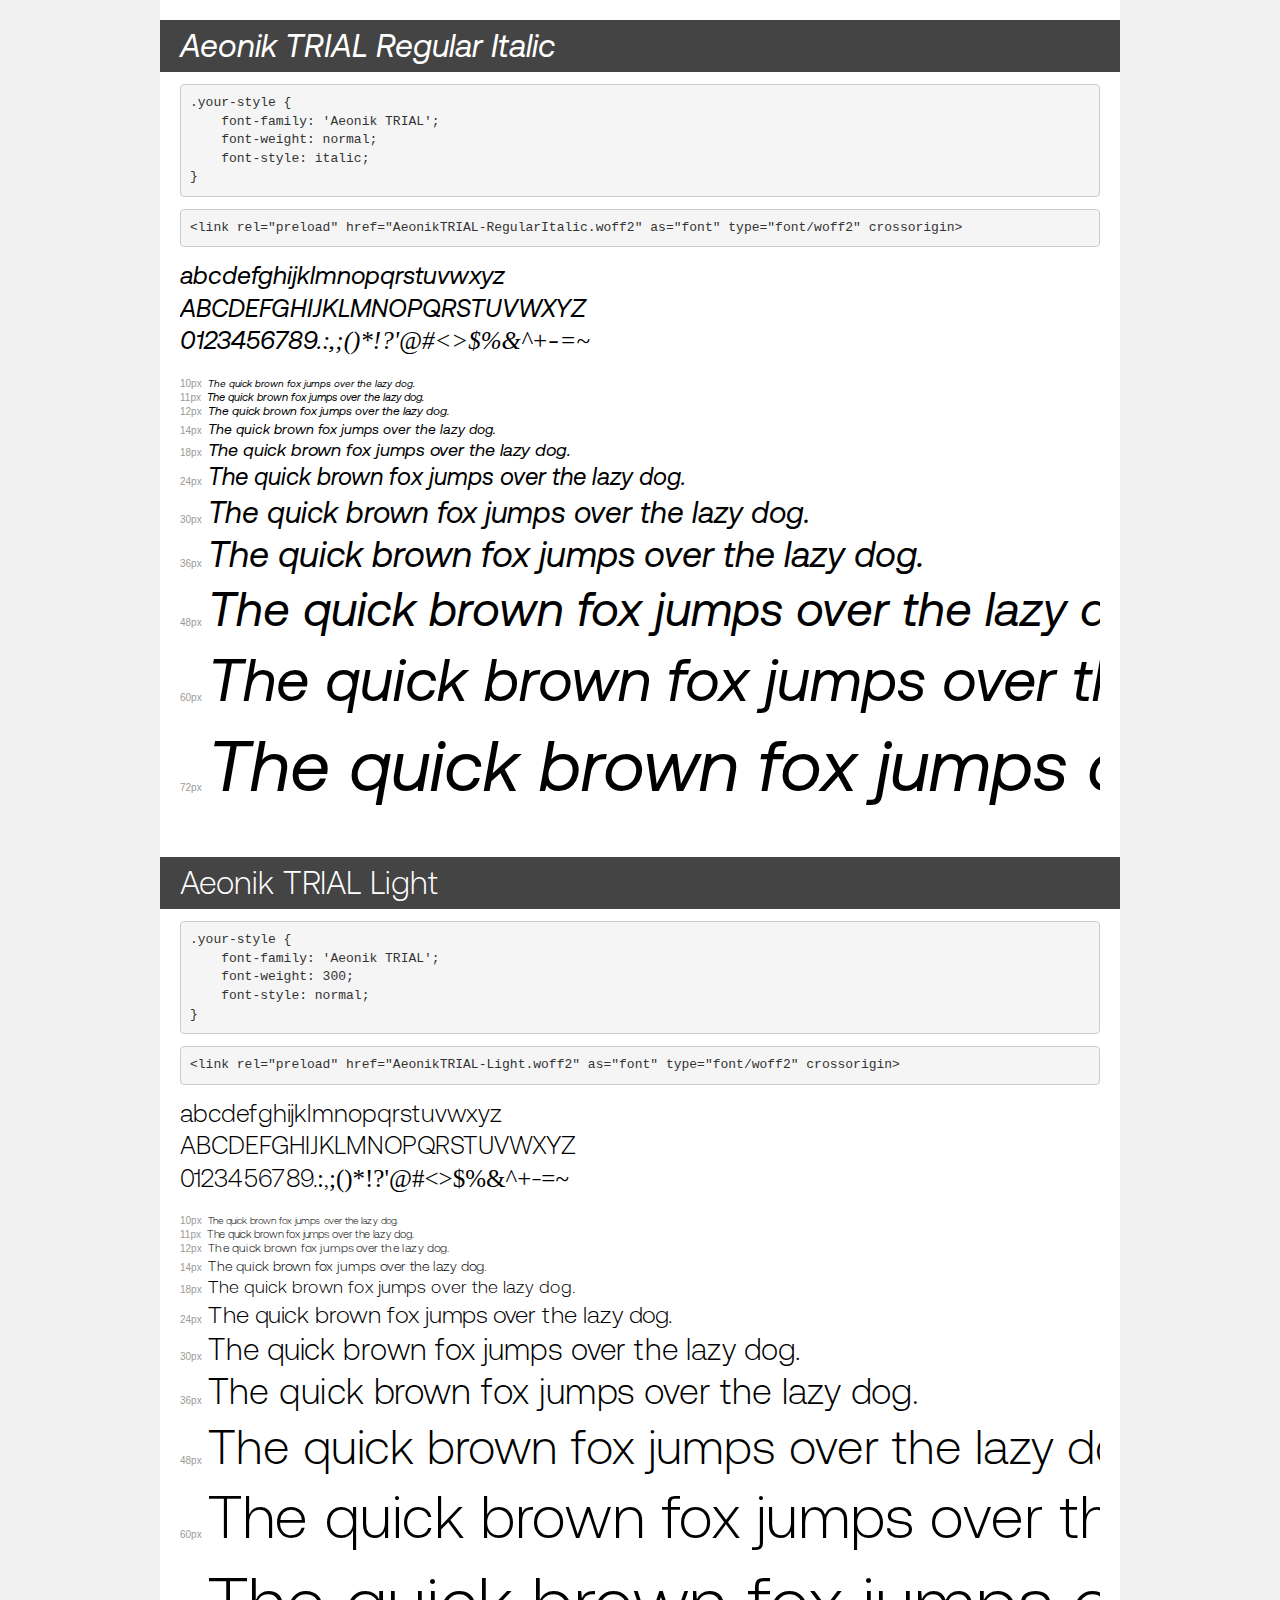
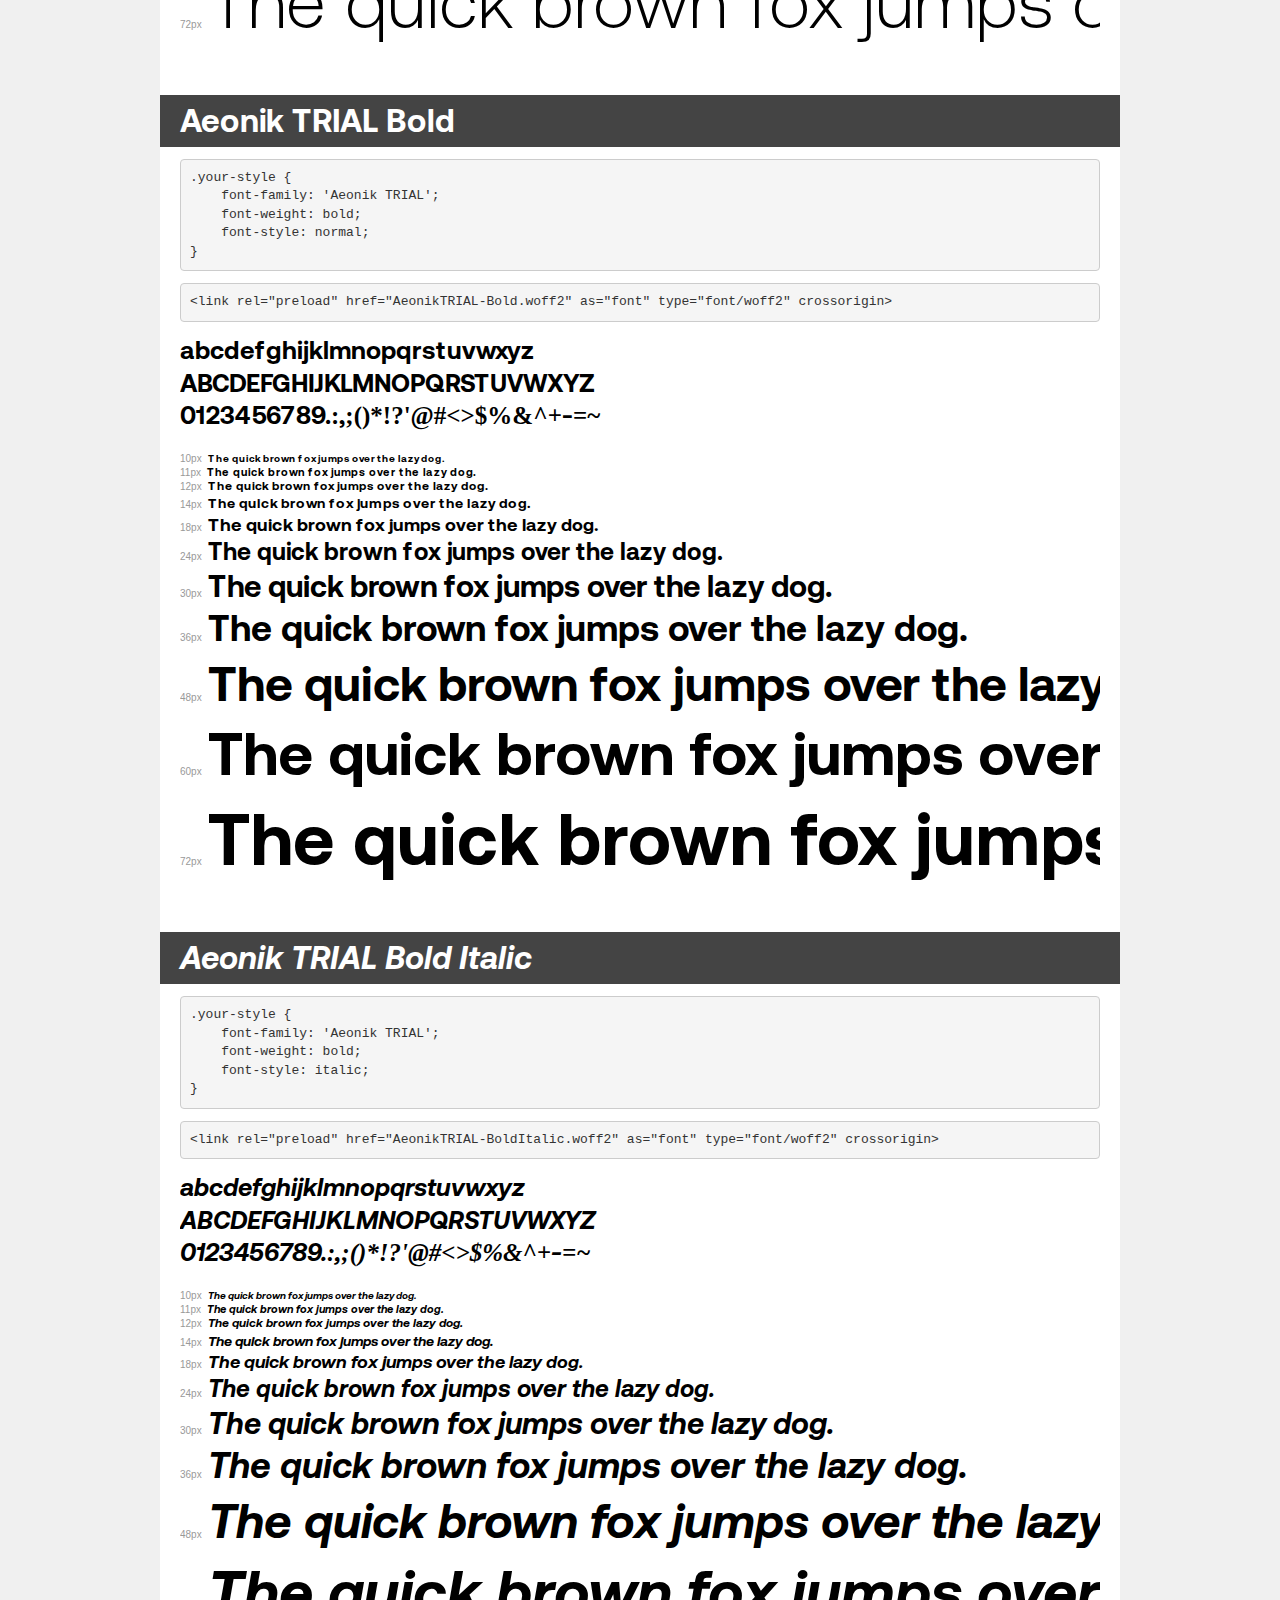
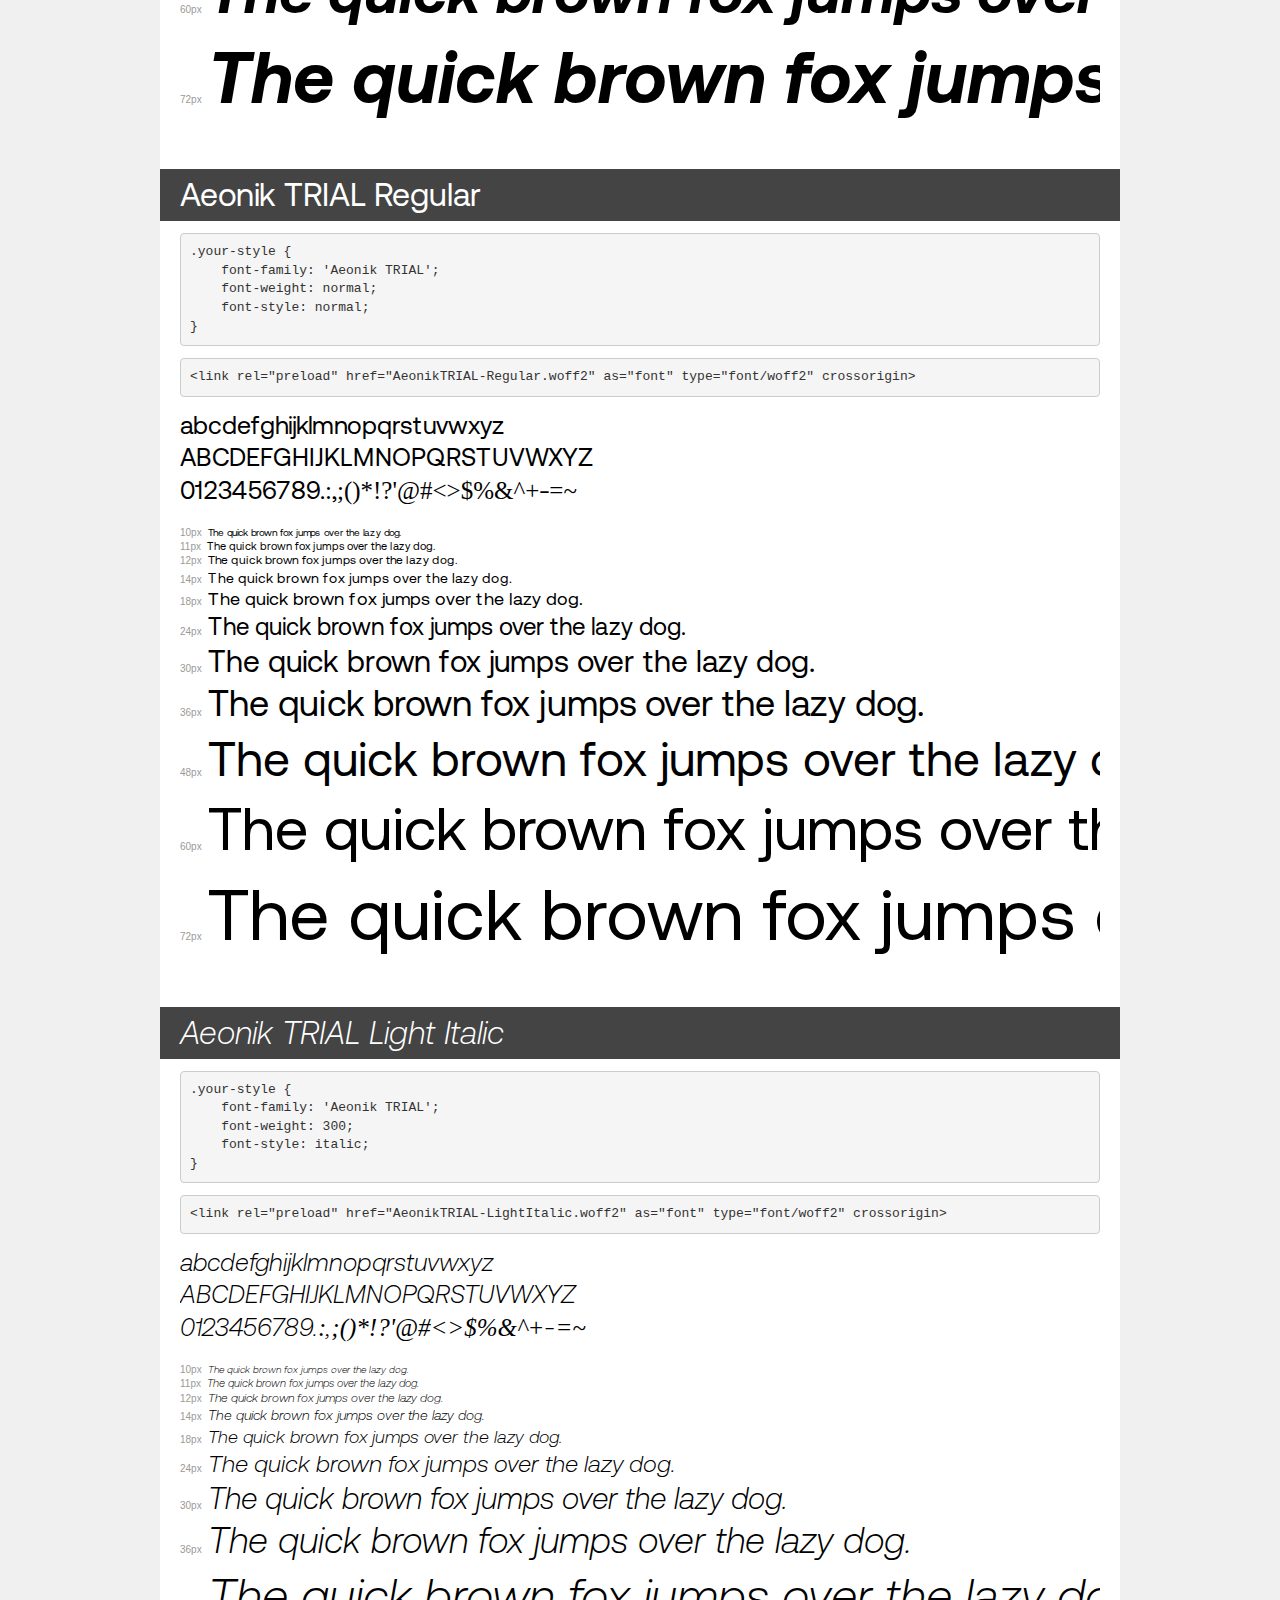
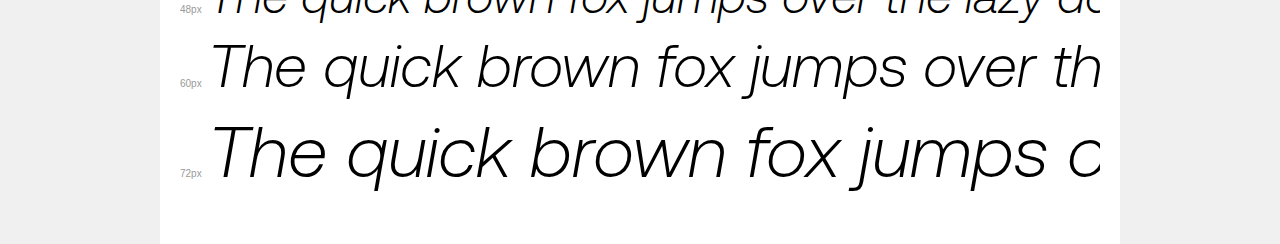
<file: fonts/demo.html>
<!DOCTYPE html>
<html lang="en">
<head>
    <meta charset="utf-8">
    <meta http-equiv="X-UA-Compatible" content="IE=edge">
    <meta name="viewport" content="width=device-width, initial-scale=1">
    <meta name="robots" content="noindex, noarchive">
    <meta name="format-detection" content="telephone=no">
    <title>Transfonter demo</title>
    <link href="stylesheet.css" rel="stylesheet">
    <style>
        /*
        http://meyerweb.com/eric/tools/css/reset/
        v2.0 | 20110126
        License: none (public domain)
        */
        html, body, div, span, applet, object, iframe,
        h1, h2, h3, h4, h5, h6, p, blockquote, pre,
        a, abbr, acronym, address, big, cite, code,
        del, dfn, em, img, ins, kbd, q, s, samp,
        small, strike, strong, sub, sup, tt, var,
        b, u, i, center,
        dl, dt, dd, ol, ul, li,
        fieldset, form, label, legend,
        table, caption, tbody, tfoot, thead, tr, th, td,
        article, aside, canvas, details, embed,
        figure, figcaption, footer, header, hgroup,
        menu, nav, output, ruby, section, summary,
        time, mark, audio, video {
            margin: 0;
            padding: 0;
            border: 0;
            font-size: 100%;
            font: inherit;
            vertical-align: baseline;
        }
        /* HTML5 display-role reset for older browsers */
        article, aside, details, figcaption, figure,
        footer, header, hgroup, menu, nav, section {
            display: block;
        }
        body {
            line-height: 1;
        }
        ol, ul {
            list-style: none;
        }
        blockquote, q {
            quotes: none;
        }
        blockquote:before, blockquote:after,
        q:before, q:after {
            content: '';
            content: none;
        }
        table {
            border-collapse: collapse;
            border-spacing: 0;
        }
        /* demo styles */
        body {
            background: #f0f0f0;
            color: #000;
        }
        .page {
            background: #fff;
            width: 920px;
            margin: 0 auto;
            padding: 20px 20px 0 20px;
            overflow: hidden;
        }
        .font-container {
            overflow-x: auto;
            overflow-y: hidden;
            margin-bottom: 40px;
            line-height: 1.3;
            white-space: nowrap;
            padding-bottom: 5px;
        }
        h1 {
            position: relative;
            background: #444;
            font-size: 32px;
            color: #fff;
            padding: 10px 20px;
            margin: 0 -20px 12px -20px;
        }
        .letters {
            font-size: 25px;
            margin-bottom: 20px;
        }
        .s10:before {
            content: '10px';
        }
        .s11:before {
            content: '11px';
        }
        .s12:before {
            content: '12px';
        }
        .s14:before {
            content: '14px';
        }
        .s18:before {
            content: '18px';
        }
        .s24:before {
            content: '24px';
        }
        .s30:before {
            content: '30px';
        }
        .s36:before {
            content: '36px';
        }
        .s48:before {
            content: '48px';
        }
        .s60:before {
            content: '60px';
        }
        .s72:before {
            content: '72px';
        }
        .s10:before, .s11:before, .s12:before, .s14:before,
        .s18:before, .s24:before, .s30:before, .s36:before,
        .s48:before, .s60:before, .s72:before {
            font-family: Arial, sans-serif;
            font-size: 10px;
            font-weight: normal;
            font-style: normal;
            color: #999;
            padding-right: 6px;
        }
        pre {
            display: block;
            padding: 9px;
            margin: 0 0 12px;
            font-family: Monaco, Menlo, Consolas, "Courier New", monospace;
            font-size: 13px;
            line-height: 1.428571429;
            color: #333;
            font-weight: normal;
            font-style: normal;
            background-color: #f5f5f5;
            border: 1px solid #ccc;
            overflow-x: auto;
            border-radius: 4px;
        }
        /* responsive */
        @media (max-width: 959px) {
            .page {
                width: auto;
                margin: 0;
            }
        }
    </style>
</head>
<body>
<div class="page">
    <div class="demo">
        <h1 style="font-family: 'Aeonik TRIAL'; font-weight: normal; font-style: italic;">Aeonik TRIAL Regular Italic</h1>
        <pre title="Usage">.your-style {
    font-family: 'Aeonik TRIAL';
    font-weight: normal;
    font-style: italic;
}</pre>
        <pre title="Preload (optional)">
&lt;link rel=&quot;preload&quot; href=&quot;AeonikTRIAL-RegularItalic.woff2&quot; as=&quot;font&quot; type=&quot;font/woff2&quot; crossorigin&gt;</pre>
        <div class="font-container" style="font-family: 'Aeonik TRIAL'; font-weight: normal; font-style: italic;">
            <p class="letters">
                abcdefghijklmnopqrstuvwxyz<br>
ABCDEFGHIJKLMNOPQRSTUVWXYZ<br>
                0123456789.:,;()*!?'@#&lt;&gt;$%&^+-=~
            </p>
            <p class="s10" style="font-size: 10px;">The quick brown fox jumps over the lazy dog.</p>
            <p class="s11" style="font-size: 11px;">The quick brown fox jumps over the lazy dog.</p>
            <p class="s12" style="font-size: 12px;">The quick brown fox jumps over the lazy dog.</p>
            <p class="s14" style="font-size: 14px;">The quick brown fox jumps over the lazy dog.</p>
            <p class="s18" style="font-size: 18px;">The quick brown fox jumps over the lazy dog.</p>
            <p class="s24" style="font-size: 24px;">The quick brown fox jumps over the lazy dog.</p>
            <p class="s30" style="font-size: 30px;">The quick brown fox jumps over the lazy dog.</p>
            <p class="s36" style="font-size: 36px;">The quick brown fox jumps over the lazy dog.</p>
            <p class="s48" style="font-size: 48px;">The quick brown fox jumps over the lazy dog.</p>
            <p class="s60" style="font-size: 60px;">The quick brown fox jumps over the lazy dog.</p>
            <p class="s72" style="font-size: 72px;">The quick brown fox jumps over the lazy dog.</p>
        </div>
    </div>

    <div class="demo">
        <h1 style="font-family: 'Aeonik TRIAL'; font-weight: 300; font-style: normal;">Aeonik TRIAL Light</h1>
        <pre title="Usage">.your-style {
    font-family: 'Aeonik TRIAL';
    font-weight: 300;
    font-style: normal;
}</pre>
        <pre title="Preload (optional)">
&lt;link rel=&quot;preload&quot; href=&quot;AeonikTRIAL-Light.woff2&quot; as=&quot;font&quot; type=&quot;font/woff2&quot; crossorigin&gt;</pre>
        <div class="font-container" style="font-family: 'Aeonik TRIAL'; font-weight: 300; font-style: normal;">
            <p class="letters">
                abcdefghijklmnopqrstuvwxyz<br>
ABCDEFGHIJKLMNOPQRSTUVWXYZ<br>
                0123456789.:,;()*!?'@#&lt;&gt;$%&^+-=~
            </p>
            <p class="s10" style="font-size: 10px;">The quick brown fox jumps over the lazy dog.</p>
            <p class="s11" style="font-size: 11px;">The quick brown fox jumps over the lazy dog.</p>
            <p class="s12" style="font-size: 12px;">The quick brown fox jumps over the lazy dog.</p>
            <p class="s14" style="font-size: 14px;">The quick brown fox jumps over the lazy dog.</p>
            <p class="s18" style="font-size: 18px;">The quick brown fox jumps over the lazy dog.</p>
            <p class="s24" style="font-size: 24px;">The quick brown fox jumps over the lazy dog.</p>
            <p class="s30" style="font-size: 30px;">The quick brown fox jumps over the lazy dog.</p>
            <p class="s36" style="font-size: 36px;">The quick brown fox jumps over the lazy dog.</p>
            <p class="s48" style="font-size: 48px;">The quick brown fox jumps over the lazy dog.</p>
            <p class="s60" style="font-size: 60px;">The quick brown fox jumps over the lazy dog.</p>
            <p class="s72" style="font-size: 72px;">The quick brown fox jumps over the lazy dog.</p>
        </div>
    </div>

    <div class="demo">
        <h1 style="font-family: 'Aeonik TRIAL'; font-weight: bold; font-style: normal;">Aeonik TRIAL Bold</h1>
        <pre title="Usage">.your-style {
    font-family: 'Aeonik TRIAL';
    font-weight: bold;
    font-style: normal;
}</pre>
        <pre title="Preload (optional)">
&lt;link rel=&quot;preload&quot; href=&quot;AeonikTRIAL-Bold.woff2&quot; as=&quot;font&quot; type=&quot;font/woff2&quot; crossorigin&gt;</pre>
        <div class="font-container" style="font-family: 'Aeonik TRIAL'; font-weight: bold; font-style: normal;">
            <p class="letters">
                abcdefghijklmnopqrstuvwxyz<br>
ABCDEFGHIJKLMNOPQRSTUVWXYZ<br>
                0123456789.:,;()*!?'@#&lt;&gt;$%&^+-=~
            </p>
            <p class="s10" style="font-size: 10px;">The quick brown fox jumps over the lazy dog.</p>
            <p class="s11" style="font-size: 11px;">The quick brown fox jumps over the lazy dog.</p>
            <p class="s12" style="font-size: 12px;">The quick brown fox jumps over the lazy dog.</p>
            <p class="s14" style="font-size: 14px;">The quick brown fox jumps over the lazy dog.</p>
            <p class="s18" style="font-size: 18px;">The quick brown fox jumps over the lazy dog.</p>
            <p class="s24" style="font-size: 24px;">The quick brown fox jumps over the lazy dog.</p>
            <p class="s30" style="font-size: 30px;">The quick brown fox jumps over the lazy dog.</p>
            <p class="s36" style="font-size: 36px;">The quick brown fox jumps over the lazy dog.</p>
            <p class="s48" style="font-size: 48px;">The quick brown fox jumps over the lazy dog.</p>
            <p class="s60" style="font-size: 60px;">The quick brown fox jumps over the lazy dog.</p>
            <p class="s72" style="font-size: 72px;">The quick brown fox jumps over the lazy dog.</p>
        </div>
    </div>

    <div class="demo">
        <h1 style="font-family: 'Aeonik TRIAL'; font-weight: bold; font-style: italic;">Aeonik TRIAL Bold Italic</h1>
        <pre title="Usage">.your-style {
    font-family: 'Aeonik TRIAL';
    font-weight: bold;
    font-style: italic;
}</pre>
        <pre title="Preload (optional)">
&lt;link rel=&quot;preload&quot; href=&quot;AeonikTRIAL-BoldItalic.woff2&quot; as=&quot;font&quot; type=&quot;font/woff2&quot; crossorigin&gt;</pre>
        <div class="font-container" style="font-family: 'Aeonik TRIAL'; font-weight: bold; font-style: italic;">
            <p class="letters">
                abcdefghijklmnopqrstuvwxyz<br>
ABCDEFGHIJKLMNOPQRSTUVWXYZ<br>
                0123456789.:,;()*!?'@#&lt;&gt;$%&^+-=~
            </p>
            <p class="s10" style="font-size: 10px;">The quick brown fox jumps over the lazy dog.</p>
            <p class="s11" style="font-size: 11px;">The quick brown fox jumps over the lazy dog.</p>
            <p class="s12" style="font-size: 12px;">The quick brown fox jumps over the lazy dog.</p>
            <p class="s14" style="font-size: 14px;">The quick brown fox jumps over the lazy dog.</p>
            <p class="s18" style="font-size: 18px;">The quick brown fox jumps over the lazy dog.</p>
            <p class="s24" style="font-size: 24px;">The quick brown fox jumps over the lazy dog.</p>
            <p class="s30" style="font-size: 30px;">The quick brown fox jumps over the lazy dog.</p>
            <p class="s36" style="font-size: 36px;">The quick brown fox jumps over the lazy dog.</p>
            <p class="s48" style="font-size: 48px;">The quick brown fox jumps over the lazy dog.</p>
            <p class="s60" style="font-size: 60px;">The quick brown fox jumps over the lazy dog.</p>
            <p class="s72" style="font-size: 72px;">The quick brown fox jumps over the lazy dog.</p>
        </div>
    </div>

    <div class="demo">
        <h1 style="font-family: 'Aeonik TRIAL'; font-weight: normal; font-style: normal;">Aeonik TRIAL Regular</h1>
        <pre title="Usage">.your-style {
    font-family: 'Aeonik TRIAL';
    font-weight: normal;
    font-style: normal;
}</pre>
        <pre title="Preload (optional)">
&lt;link rel=&quot;preload&quot; href=&quot;AeonikTRIAL-Regular.woff2&quot; as=&quot;font&quot; type=&quot;font/woff2&quot; crossorigin&gt;</pre>
        <div class="font-container" style="font-family: 'Aeonik TRIAL'; font-weight: normal; font-style: normal;">
            <p class="letters">
                abcdefghijklmnopqrstuvwxyz<br>
ABCDEFGHIJKLMNOPQRSTUVWXYZ<br>
                0123456789.:,;()*!?'@#&lt;&gt;$%&^+-=~
            </p>
            <p class="s10" style="font-size: 10px;">The quick brown fox jumps over the lazy dog.</p>
            <p class="s11" style="font-size: 11px;">The quick brown fox jumps over the lazy dog.</p>
            <p class="s12" style="font-size: 12px;">The quick brown fox jumps over the lazy dog.</p>
            <p class="s14" style="font-size: 14px;">The quick brown fox jumps over the lazy dog.</p>
            <p class="s18" style="font-size: 18px;">The quick brown fox jumps over the lazy dog.</p>
            <p class="s24" style="font-size: 24px;">The quick brown fox jumps over the lazy dog.</p>
            <p class="s30" style="font-size: 30px;">The quick brown fox jumps over the lazy dog.</p>
            <p class="s36" style="font-size: 36px;">The quick brown fox jumps over the lazy dog.</p>
            <p class="s48" style="font-size: 48px;">The quick brown fox jumps over the lazy dog.</p>
            <p class="s60" style="font-size: 60px;">The quick brown fox jumps over the lazy dog.</p>
            <p class="s72" style="font-size: 72px;">The quick brown fox jumps over the lazy dog.</p>
        </div>
    </div>

    <div class="demo">
        <h1 style="font-family: 'Aeonik TRIAL'; font-weight: 300; font-style: italic;">Aeonik TRIAL Light Italic</h1>
        <pre title="Usage">.your-style {
    font-family: 'Aeonik TRIAL';
    font-weight: 300;
    font-style: italic;
}</pre>
        <pre title="Preload (optional)">
&lt;link rel=&quot;preload&quot; href=&quot;AeonikTRIAL-LightItalic.woff2&quot; as=&quot;font&quot; type=&quot;font/woff2&quot; crossorigin&gt;</pre>
        <div class="font-container" style="font-family: 'Aeonik TRIAL'; font-weight: 300; font-style: italic;">
            <p class="letters">
                abcdefghijklmnopqrstuvwxyz<br>
ABCDEFGHIJKLMNOPQRSTUVWXYZ<br>
                0123456789.:,;()*!?'@#&lt;&gt;$%&^+-=~
            </p>
            <p class="s10" style="font-size: 10px;">The quick brown fox jumps over the lazy dog.</p>
            <p class="s11" style="font-size: 11px;">The quick brown fox jumps over the lazy dog.</p>
            <p class="s12" style="font-size: 12px;">The quick brown fox jumps over the lazy dog.</p>
            <p class="s14" style="font-size: 14px;">The quick brown fox jumps over the lazy dog.</p>
            <p class="s18" style="font-size: 18px;">The quick brown fox jumps over the lazy dog.</p>
            <p class="s24" style="font-size: 24px;">The quick brown fox jumps over the lazy dog.</p>
            <p class="s30" style="font-size: 30px;">The quick brown fox jumps over the lazy dog.</p>
            <p class="s36" style="font-size: 36px;">The quick brown fox jumps over the lazy dog.</p>
            <p class="s48" style="font-size: 48px;">The quick brown fox jumps over the lazy dog.</p>
            <p class="s60" style="font-size: 60px;">The quick brown fox jumps over the lazy dog.</p>
            <p class="s72" style="font-size: 72px;">The quick brown fox jumps over the lazy dog.</p>
        </div>
    </div>

</div>
</body>
</html>
</file>
<file: style.css>
@font-face {
    font-family: 'Aeonik';
    src: url('./fonts/AeonikTRIAL-RegularItalic.woff2') format('woff2'),
        url('./fonts/AeonikTRIAL-RegularItalic.woff') format('woff');
    font-weight: normal;
    font-style: italic;
    font-display: swap;
}

@font-face {
    font-family: 'Aeonik';
    src: url('./fonts/AeonikTRIAL-Light.woff2') format('woff2'),
        url('./fonts/AeonikTRIAL-Light.woff') format('woff');
    font-weight: 300;
    font-style: normal;
    font-display: swap;
}

@font-face {
    font-family: 'Aeonik';
    src: url('./fonts/AeonikTRIAL-Bold.woff2') format('woff2'),
        url('./fonts/AeonikTRIAL-Bold.woff') format('woff');
    font-weight: bold;
    font-style: normal;
    font-display: swap;
}

@font-face {
    font-family: 'Aeonik';
    src: url('./fonts/AeonikTRIAL-BoldItalic.woff2') format('woff2'),
        url('./fonts/AeonikTRIAL-BoldItalic.woff') format('woff');
    font-weight: bold;
    font-style: italic;
    font-display: swap;
}

@font-face {
    font-family: 'Aeonik';
    src: url('./fonts/AeonikTRIAL-Regular.woff2') format('woff2'),
        url('./fonts/AeonikTRIAL-Regular.woff') format('woff');
    font-weight: normal;
    font-style: normal;
    font-display: swap;
}

@font-face {
    font-family: 'Aeonik';
    src: url('./fonts/AeonikTRIAL-LightItalic.woff2') format('woff2'),
        url('./fonts/AeonikTRIAL-LightItalic.woff') format('woff');
    font-weight: 300;
    font-style: italic;
    font-display: swap;
}

body {
    background-color: #000;
}

img {
    max-width: 100%;
}

.header .navbar {
    padding: 34px 0px 24px;
}

.navbar-nav {
    gap: 24px;
}

.logo {
    display: flex;
    justify-content: center;
    align-items: center;
    gap: 12px;
}

.nav-logo-img img {
    width: 14px;
    height: 14px;
}

.navbar-expand-lg .navbar-nav .nav-link {
    font-size: 16px;
    font-family: 'Aeonik';
    font-weight: 400;
    color: #fff;
}

.form {
    padding: 12px 16px;
    border-radius: 6px;
    border: none;
}

form .button {
    color: #fff;
}

input::placeholder {
    color: white;
    font-size: large;
    padding: 12px 16px;
}

.logo {
    width: 250px;
}

.navbar-expand-lg .navbar-nav .nav-link {
    text-align: center;
}

.banner-label {
    display: flex;
    gap: 8px;
    justify-content: center;
    padding-top: 88px;
}

.banner-label p {
    background: radial-gradient(74.22% 64.62% at 26.36% 14.29%, #1A1A1A 0%, #151515 50%, #101010 100%);
    padding: 6px 16px 6px 16px;
    border-radius: 40px;
    border: 1px;
    margin: 0%;
}

.bC-heading {
    text-align: center;
    padding-top: 24px;
    color: #fff;
}

.bC-heading span img {
    width: 86px;
}

.bC-heading h1 {
    font-family: 'Inter', sans-serif;
    font-size: 72px;
    color: #fff;
    font-weight: 600;
    margin: 0%;
}

.bC-heading button {
    margin-top: 44px;
}

.bC-heading p {
    font-family: 'Inter', sans-serif;
    font-size: 14px;
    font-weight: 400;
    text-align: center;
    padding-top: 8px;
    margin: 0;
}

.patners {
    padding-top: 69px;
}

.patners-images {
    display: flex;
    justify-content: center;
    gap: 16px;
    padding-top: 24px;
}

.patners p {
    font-family: 'Inter', sans-serif;
    font-size: 18px;
    font-weight: 400;
    color: #fff;
    text-align: center;
    margin: 0;
}

.video {
    text-align: center;
    position: relative;
    padding-top: 52px;
}

.video-img {
    width: 132px;
    height: 132px;
    background-color: #fff;
    position: absolute;
    left: 46%;
    bottom: 250px;
    border-radius: 50%;
}

.video-img img {
    padding-top: 34px;
    padding-left: 10px;
}

.feature {
    padding-top: 136px;
}

.sections-label {
    color: var(--Blue, #275DEA);
    font-family: 'Inter', sans-serif;
    font-size: 18px;
    font-style: normal;
    font-weight: 400;
    line-height: normal;
    letter-spacing: -0.72px;
    margin: 0;
}

.fh-intro {
    display: flex;
    justify-content: center;
    align-items: center;
    text-align: center;
    gap: 4px;
}


.ff-img {
    width: 17px;
    height: 16px;
    display: flex;
    justify-content: center;
}

.fh-heading h1 {
    color: var(--White, #FFF);
    text-align: center;
    font-family: 'Inter', sans-serif;
    font-size: 64px;
    font-style: normal;
    font-weight: 700;
    line-height: normal;
    letter-spacing: -2.56px;
    padding-top: 8px;
    margin: 0;
}

.fh-content p {
    color: var(--White, #FFF);
    text-align: center;
    font-family: 'Inter', sans-serif;
    font-size: 18px;
    font-style: normal;
    font-weight: 400;
    line-height: normal;
    letter-spacing: -0.72px;
    padding-top: 24px;
    margin: 0;
}

.pb-img {
    width: 132px;
    height: 132px;
    background-color: #fff;
    position: absolute;
    left: 46%;
    bottom: 250px;
    border-radius: 50%;

}

.pb-img img {
    width: 70px;
    margin-top: 30px;
    margin-left: 35px;
    height: 70px;
}

.picture {
    position: relative;
}

.form-img {
    text-align: center;
}

.form .form-img img {
    width: 443px;
    height: 532px;
}

.fc-heading {
    display: flex;
    color: #fff;

    gap: 6px;
}

.fch-heading h3 {
    color: var(--White, #FFF);
    font-family: 'Inter', sans-serif;
    font-size: 52px;
    font-style: normal;
    font-weight: 600;
    margin: 0;
}

.fch-content span {
    color: var(--Blue, #275DEA);


    font-family: Inter;
    font-size: 18px;
    font-style: normal;
    font-weight: 400;
    line-height: normal;
    letter-spacing: -0.72px;
}

.fch-content p {
    color: var(--Light-grey, #BBB);
    font-family: 'Inter', sans-serif;
    font-size: 18px;
    font-style: normal;
    font-weight: 400;
    margin: 0;
}

.input-form {
    padding-top: 128px;
}

.input-form .row {
    align-items: center;
}

.indegater ul {
    list-style: none;
}

.fm {
    display: flex;
    align-items: center;
    justify-content: end;
    gap: 34px;
}

.cards {
    padding-top: 160px;
}

.cards-heading h3 {
    color: var(--White, #FFF);
    text-align: center;
    font-family: 'Inter', sans-serif;
    font-size: 52px;
    font-style: normal;
    font-weight: 700;
    line-height: normal;
    letter-spacing: -2.08px;
    margin: 0;
}

.cards-heading p {
    color: var(--Light-grey, #BBB);
    text-align: center;
    font-family: 'Inter', sans-serif;
    font-size: 18px;
    font-style: normal;
    font-weight: 400;
    line-height: normal;
    letter-spacing: -0.72px;
    padding-top: 16px;
    padding-bottom: 28px;
    margin: 0;
}

.card {
    margin-top: 16px;
    border-radius: 16px;
    background: radial-gradient(74.22% 64.62% at 26.36% 14.29%, #1A1A1A 0%, #151515 50%, #101010 100%);
}

.prices {
    margin-top: 160px;
}

.price {
    background: radial-gradient(74.22% 64.62% at 26.36% 14.29%, #1A1A1A 0%, #151515 50%, #101010 100%);
    padding: 80px 0px 80px 0px;
    border-radius: 16px;
    gap: 96px;
}

.prices-heading {
    text-align: center;
    color: #fff;
    padding-bottom: 48px;
}

.prices-card {
    padding: 0px 115px 0px 115px;
}

.prices-heading h1 {
    font-family: 'Inter', sans-serif;
    font-size: 52px;
    font-weight: 700;
    line-height: 63px;
    letter-spacing: -0.04em;
    text-align: center;
    margin: 0;
    padding-top: 16px;
}

.prices-heading span {
    font-family: 'Inter', sans-serif;
    font-size: 18px;
    font-weight: 500;
    padding-top: 16px;
    color: #BBBBBB;
}

.tabs .nav {
    justify-content: center;
    padding: 6px 16px 6px 6px;
    border-radius: 48px;
    border: 1px;
    gap: 15px;
    max-width: fit-content;
    margin: auto;
    background-color: #000;
}

.nav-pills .nav-link {
    border-radius: 1.25rem;
    color: #FFF;
}

.discount p {
    text-align: center;
    color: #FFF;
    font-family: 'Inter', sans-serif;
    font-size: 16px;
    font-weight: 400;
    margin: 0;
    padding-top: 12px;
}

.card-text h5 {
    color: var(--White, #FFF);
    font-family: 'Inter', sans-serif;
    font-size: 18px;
    font-style: normal;
    font-weight: 600;
    line-height: normal;
    letter-spacing: -0.72px;
    margin: 0;
}

.card-text p {
    color: var(--Light-grey, #BBB);
    font-family: 'Inter', sans-serif;
    font-size: 14px;
    font-style: normal;
    font-weight: 400;
    line-height: normal;
    letter-spacing: -0.56px;
}

.prices-card .Enterprice {
    background-color: #000;
}

.price-card {
    background-color: #040528;
    padding: 40px;
    margin-top: 48px;
    border-radius: 24px;
    height: 100%;
}

.price-heading p span img {
    margin-bottom: 20px;
}

.price-heading {
    color: #fff;
}

.price-heading p {
    font-family: 'Inter', sans-serif;
    font-size: 40px;
    font-weight: 600;
    line-height: 48px;
    margin: 0;
}

.price-heading span {
    padding-right: 16px;
}

.price-heading h6 {
    font-family: 'Inter', sans-serif;
    font-size: 16px;
    font-weight: 400;
    padding-top: 24px;
    color: #BBBBBB;
    margin: 0;
}

.price-heading h2 {
    font-family: 'Inter', sans-serif;
    font-size: 64px;
    font-weight: 700;
    margin: 0;
}

.price-heading span {
    font-family: 'Inter', sans-serif;
    font-size: 16px;
    font-weight: 400;
    color: #BBBBBB;
}

.price-button {
    text-align: center;
    margin: 48px 0px 39px;
    background-color: blue;
    border-radius: 6px;
    padding: 12px 16px;
}

.price-button a {
    color: #FFF;
    text-decoration: none;
}

.price-card ul {
    list-style: none;
    padding-left: 0px;
}

.price-card ul li span img {
    padding-right: 12px;
}

.price-card ul li {
    font-family: 'Inter', sans-serif;
    font-size: 16px;
    font-weight: 400;
    padding-top: 9px;
    color: #FFF;
}

ul .comming-soon li {
    color: #BBBBBB;
    display: flex;
    align-items: baseline;
}

.comming-soon p {
    color: var(--Light-grey, #BBB);
    font-family: 'Inter', sans-serif;
    font-size: 16px;
    font-style: normal;
    font-weight: 400;
    line-height: normal;
    letter-spacing: -0.64px;
    margin: 0;
    margin-left: 20px;
    background-color: #000;
    padding: 6px 8px;
    border-radius: 64px;
}

.card-img img {
    width: 100%;
}

.come-soon {
    display: flex;
    padding: 6px 8px;
    align-items: flex-start;
    gap: 8px;
}


.come-soon span {
    color: var(--White, #FFF);

    font-family: 'Inter', sans-serif;
    font-size: 12px;
    font-style: normal;
    font-weight: 400;
    line-height: normal;
    letter-spacing: -0.48px;
    border-radius: 64px;
    border: 0.5px solid rgba(255, 255, 255, 0.00);
    background: var(--Element-bg, radial-gradient(74.22% 64.62% at 26.36% 14.29%, #1A1A1A 0%, #151515 50%, #101010 100%));
}



.offer {
    display: flex;
    justify-content: center;
    gap: 4px;
}

.offer .o-text span {
    color: var(--Blue, #275DEA);
    font-family: 'Inter', sans-serif;
    font-size: 18px;
    font-style: normal;
    font-weight: 400;
    line-height: normal;
    letter-spacing: -0.72px;
}

.offer .o-img {
    display: flex;
    justify-content: center;
}



.ph-button {
    display: flex;
    padding: 6px 16px 6px 6px;
    justify-content: center;
    align-items: center;
    gap: 16px;
    padding-top: 48px;
}

.accordion-item:first-of-type .accordion-button {
    display: block;
}

.ph-button .btn {
    color: var(--White, #FFF);
    text-align: center;
    font-family: 'Inter', sans-serif;
    font-size: 16px;
    font-style: normal;
    font-weight: 400;
    line-height: normal;
    letter-spacing: -0.64px;
    border-radius: 48px;
    background: var(--Blue, #275DEA);
}

.ph-button .btn-link {
    color: var(--White, #FFF);
    text-align: center;
    font-family: 'Inter', sans-serif;
    font-size: 16px;
    font-style: normal;
    font-weight: 400;
    line-height: normal;
    letter-spacing: -0.64px;
    text-decoration: none;
}


.save p {
    color: var(--White, #FFF);
    text-align: center;
    font-family: 'Inter', sans-serif;
    font-size: 16px;
    font-style: normal;
    font-weight: 400;
    line-height: normal;
    letter-spacing: -0.64px;
    padding-top: 12px;
}

.btn-form {
    display: flex;
    justify-content: center;
}


.price-cards {
    padding-left: 115px;
    padding-right: 115px;
}


.level {
    display: flex;
    justify-content: start;
    align-items: center;
    gap: 8px;
}

.l-text p {
    color: var(--White, #FFF);
    font-family: 'Inter', sans-serif;
    font-size: 40px;
    font-style: normal;
    font-weight: 600;
    line-height: normal;
    letter-spacing: -1.6px;
    margin: 0;
}

.rupee {
    padding-top: 24px;
}

.rupee span {
    color: var(--White, #FFF);
    font-family: 'Inter', sans-serif;
    font-size: 16px;
    font-style: normal;
    font-weight: 400;
    line-height: normal;
    letter-spacing: -0.64px;
}

.rupee h2 {
    color: var(--White, #FFF);
    font-family: 'Inter', sans-serif;
    font-size: 64px;
    font-style: normal;
    font-weight: 700;
    line-height: normal;
    letter-spacing: -2.56px;
}

.rupee p {
    color: var(--White, #FFF);
    font-family: 'Inter', sans-serif;
    font-size: 16px;
    font-style: normal;
    font-weight: 400;
    line-height: normal;
    letter-spacing: -0.64px;
}

.get-start {
    padding-top: 48px;
}

.get-start button {
    display: flex;
    padding: 12px 16px;
    justify-content: center;
    align-items: center;
    gap: 6px;
    color: var(--text-white, var(--White, #FFF));
    text-align: center;
    font-family: 'Inter', sans-serif;
    font-size: 14px;
    font-style: normal;
    font-weight: 500;
    line-height: 20px;
    /* 142.857% */
    letter-spacing: -0.28px;
    width: 100%;
    border-radius: 6px;
    background: #275DEA;
    border: none;
}

.get-start img {
    width: 14px;
}

.price-content {
    padding-top: 39px;
}

.pcon-text {
    display: flex;
    justify-content: start;
    align-items: center;
    gap: 16px;
    padding-top: 9px;
}

.pcon-content p {
    color: var(--White, #FFF);
    font-family: 'Inter', sans-serif;
    font-size: 16px;
    font-style: normal;
    font-weight: 400;
    line-height: normal;
    letter-spacing: -0.64px;
    margin-bottom: 0;
}



.cm-text {
    display: flex;
    padding: 6px 8px;
    align-items: flex-start;
    gap: 8px;
    border-radius: 64px;
    border: 1px solid var(--Element-outline, rgba(255, 255, 255, 0.00));
    background: var(--Element-bg, radial-gradient(74.22% 64.62% at 26.36% 14.29%, #1A1A1A 0%, #151515 50%, #101010 100%));
}

.cm-text p {
    margin: 0;
    color: var(--White, #FFF);
    font-family: 'Inter', sans-serif;
    font-size: 12px;
    font-style: normal;
    font-weight: 400;
    line-height: normal;
    letter-spacing: -0.48px;
}





.faqs-heading h5 {
    color: var(--White, #FFF);
    font-family: 'Inter', sans-serif;
    font-size: 40px;
    font-style: normal;
    font-weight: 700;
}

.faq {
    padding: 150px 115px 96px 115px;
}

.accordion-item {
    background: #101010;
    border: 1px solid rgba(0, 0, 0, .125);
    color: #fff;
}

.accordion-item:first-of-type .accordion-button {
    display: block;
    padding-top: 32px;
}

.accordion-button:not(.collapsed) {
    color: white;
    background: #101010;
    ;
    box-shadow: inset 0 -1px 0 rgba(0, 0, 0, .125);
}

.accordion-button {
    background: #101010;
    color: #fff;
}

.accordion-button h5 {
    font-family: 'Inter', sans-serif;
    font-size: 18px;
    font-weight: 600;
}

.accordion-button p {

    font-family: 'Inter', sans-serif;
    font-size: 14px;
    font-weight: 400;
    line-height: 17px;
    letter-spacing: -0.04em;
    text-align: left;

}

.ab-text p {

    font-family: 'Inter', sans-serif;
    font-size: 14px;
    font-weight: 400;
    line-height: 17px;
    letter-spacing: -0.04em;
    text-align: left;

}



.footer {
    margin-top: 120px;
    padding: 89px 98px;
    background: var(--Element-bg, radial-gradient(74.22% 64.62% at 26.36% 14.29%, #1A1A1A 0%, #151515 50%, #101010 100%));
}

.footh-img {
    text-align: center;
}

.footh-img img {
    width: 26px;
}

.footer-heading h4 {
    font-size: 40px;
    font-weight: 600;
    font-family: 'Inter', sans-serif;
    text-align: center;
    color: #fff;
    padding-top: 14px;
    margin: 0;
}

.footh-button button {
    width: 230px;
    margin: auto;
}

.footh-button .get-start {
    padding-top: 32px;
}

.footh-line-img {
    text-align: center;
    padding-top: 88px;
    max-width: 60%;
    margin: auto;
}

.footer-link {
    padding-top: 88px;
    padding-right: 181px;
    padding-left: 203px;
}

.footer-logo p {
    font-size: 14px;
    font-weight: 400;
    font-family: 'Inter', sans-serif;
    color: #BBBBBB;
    padding-top: 8px;
}

.footer-link .row {
    display: flex;
    justify-content: center;
    text-align: center;
}

.fp-heading h5 {
    font-size: 14px;
    font-weight: 500;
    font-family: 'Inter', sans-serif;
    color: #fff;
}

.fp-link a {
    display: block;
    text-decoration: none;
    color: #BBBBBB;
    padding-top: 16px;
}



.Copyright {
    text-align: center;
    color: #bbbbbb;
    padding-top: 88px;
}

.nav-toggler:hover {
    align-items: center;
}

@media(max-width:1400px) {
    .fm {
        gap: 0;
    }

    .fp-link a {
        padding-top: 8px;
    }

}
@media(max-width:1200px){
    .navbar-expand-lg .navbar-nav .nav-link {
        font-size: 14px;
    }

    .form {
        padding: 6px 8px;
    }

    form .button {
        font-size: 14px;
        padding: 8px;
    }

    .banner-label p {
        font-size: 14px;
    }
    .bC-heading h1{
        font-size: 60px;
    }
    .patners p{
        font-size: 15px;
    }
    .video-img{
        left: 43%;
        bottom: 198px;
    }
    .sections-label{
        font-size: 16px;
    }
    .fh-heading h1{
        font-size: 55px;
    }
    .fh-content p{
        font-size: 14px;
    }
    .indegater ul{
        padding-left: 0px;
    }
    .form-img img{
        width: 85%;
    }
    .fch-content span{
        font-size: 16px;
    }
    .fch-heading h3{
        font-size: 38px;
    }
    .fch-content p{
        font-size: 13px;
    }
    .cards-heading h3{
        font-size: 45px;
    }
    .cards-heading p{
        font-size: 15px;
    }
    .prices-card {
        padding: 0px 30px 0px 30px;
    }
    .price-heading p{
        font-size: 35px;
    }
    .price-heading h2{
        font-size: 55px;
    }
    .price-card ul li{
        font-size: 14px;
        padding-top: 4px;
    }
    .comming-soon p{
        font-size: 14px;
    }
    .faqs-heading h5{
        font-size: 35px;
    }
    .footer{
        padding: 40px;
    }
    .footh-line-img{
        padding-top: 75px;
    }




}
@media(max-width:992px){
    .navbar-expand-lg .navbar-nav .nav-link{
        font-size: 13px;
    }
    form .button{
        font-size: 13px;
    }
    .form{
        padding: 0;
    }
    .banner-label p {
        font-size: 12px;
    }
    .bC-heading h1 {
        font-size: 55px;
    }
    .bC-heading span img{
        width: 80px;
    }
    .bC-heading button{
        font-size: 12px;
    }
    .bC-heading p{
        font-size: 12px;
    }
    .patners p {
        font-size: 13px;
    }
    .sections-label {
        font-size: 14px;
    }
    .fh-heading h1 {
        font-size: 50px;
    }
    .fh-content p {
        font-size: 12px;
        padding-top: 15px;
    }
    .form-img img {
        width: 75%;
    }
    .form-img{
        text-align: end;
    }
    .indegater{
        padding-left: 15px;
    }
    .cards-heading p {
        font-size: 13px;
        padding-top: 5px;
    }
    .footer-logo p{
        font-size: 12px;
    }
    .fp-link a {
        padding-top: 5px;
        font-size: 12px;
    }
    .Copyright p{
        font-size: 12px;
    }

}
@media(max-width:768px){
    .logo{
        width: 150px;
    }
    .bC-heading h1 {
        font-size: 50px;
    }
    .bC-heading span img {
        width: 70px;
    }
    .video-img {
        left: 42%;
        bottom: 136px;
    }
    .sections-label {
        font-size: 12px;
    }
    .ff-img{
        width: 12px;
        height: 12px;
    }
    .fh-heading h1 {
        font-size: 45px;
    }
    .fh-content p {
        font-size: 10px;
        padding-top: 10px;
    }
    .fch-content span {
        font-size: 14px;
    }
    .fch-img img{
        width: 14px;
    }
    .fch-heading h3 {
        font-size: 28px;
    }
    .fch-content p {
        font-size: 9px;
    }
    .prices-heading h1{
        font-size: 45px;
    }
    .prices-heading span{
        font-size: 14px;
    }
    .nav-pills .nav-link.active, .nav-pills .show>.nav-link{
        font-size: 13px;
    }
    .nav-pills .nav-link{
        font-size: 14px;
    }
    .discount p{
        font-size: 14px;
    }
    .prices-card {
        padding: 0px 10px 0px 10px;
    }
    .price-card{
        padding: 25px;
    }
    .price-heading p {
        font-size: 25px;
    }
    .price-heading p span img {
        margin-bottom: 6px;
    }
    .price-heading h6{
        font-size: 14px;
    }
    .price-heading h6{
        font-size: 14px;
    }
    .price-heading h2 {
        font-size: 45px;
    }
    .price-card ul li {
        font-size: 14px;
        padding-top: 2px;
    }
    .comming-soon p{
        font-size: 12px;
    }
    .faq {
        padding: 100px 50px 80px 50px;
    }
    .accordion-item:first-of-type .accordion-button{
        font-size: 12px;
    }
    .accordion-body{
        font-size: 12px;
    }
    .footer-heading h4{
        font-size: 35px;
    }
    .footer-link{
        padding-left: 45px;
        padding-right: 45px;
    }
    .footer-logo p {
        font-size: 10px;
    }
}
@media(max-width:768px){
    .header .navbar {
        padding: 10px 0px 10px;
    }
    .banner-label p {
        font-size: 10px;
    }
    .banner-label img{
        width: 17px;
    }
    .bC-heading h1 {
        font-size: 39px;
    }
    .bC-heading span img {
        width: 50px;
    }
    .video-img {
        width: 90px;
        height: 90px;
    }
    .video-img img {
        padding-top: 22px;
        width: 54px;
        padding-left: 10px;
    }
    .video-img{
        bottom: 116px;
    }
    .fh-heading h1 {
        letter-spacing: 0px;
        font-size: 29px;
    }
    .fh-content p{
        font-size: 9px;
    }
    .input-form .row{
        flex-direction: column-reverse;
    }
    .form-img {
        text-align: start;
    }
    .fc-heading{
        padding-top: 40px;
    }
    .form-content{
        padding-left: 55px;
    }
    .fch-content span {
        font-size: 21px;
    }
    .fch-img img {
        width: 23px;
    }
    .fch-heading h3 {
        padding-top: 10px;
        font-size: 35px;
    }
    .fch-content p {
        font-size: 13px;
        padding-top: 10px;
    }
    .card{
       margin: auto;
        width: 80%;
        margin-top: 70px;
    }
    .prices-card .Enterprice{
        margin-top: 115px;
    }
    .price-card {
        background-color: #040528;
        padding: 40px;
        margin-top: 48px;
        border-radius: 24px;
        height: 100%;
    }
    .price-heading p {
        font-size: 45px;
        display: flex;
        align-items: center;
    }
    .price-heading h6 {
        font-size: 30px;
        padding-top: 58px;
    }
    .price-heading h2 {
        font-size: 70px;
    }
    .price-heading span{
        font-size: 25px;
    }
    .price-card ul li {
        font-size: 25px;
        padding-top: 25px;
    }
    .sections-label {
        font-size: 25px;
    }
    .faq {
        padding: 230px 10px 80px 10px;
    }
    .faqs-heading h5{
        padding-left: 20px;
    }
    .accordion-item:first-of-type .accordion-button {
        font-size: 20px;
    }
    .footer-heading h4 {
        font-size: 28px;
    }
    .footer{
        padding: 0;
        padding-top: 90px;
        padding-bottom: 90px;
    }
    .footer-logo img{
        width: 300px;
    }
    .footer-logo p {
         padding-top: 30px;
         font-size: 25px;
    }
    .fp-heading h5{
        padding-top: 50px;
        font-size: 40px;
    }
    .fp-link a{
        font-size: 30px;
    }
}
@media(max-width:567px){
    .banner-label{
        padding-top: 50px;
    }
    .banner-label p {
      padding: 2px 12px;
         font-size: 8px;
    }
    .bC-heading h1 {
        font-size: 20px;
    }
    .bC-heading span img {
        width: 35px;
    }
    .patners p {
        font-size: 9px;
    }
    .patners-images{
        gap: 0px;
        padding-top: 15px;
    }
    .video-img {
        width: 50px;
        bottom: 58px; 
        height: 50px;
    }
    .video-img img {
        padding-top: 12px;
        width: 35px;
        padding-left: 7px;
    }
    .sections-label {
        font-size: 12px;
    }
    .fh-heading h1{
        font-size: 18px;
    }
    .fh-content p {
        font-size: 6px;
    }
    .form-img {
        text-align: center;
    }
    .form-content {
        padding-left: 8px;
    }
    .fch-content span {
        font-size: 16px;
    }
    .fch-img img {
        width: 17px;
    }
    .fch-heading h3{
        font-size: 22px;
    }
    .fch-content p {
        font-size: 8px;
        padding-top: 6px;
    }
    .cards-heading h3 {
        font-size: 35px;
    }
    .cards-heading p {
        font-size: 7px;
    }
    .prices-heading h1{
        font-size: 26px;
    }
    .prices-heading span{
        font-size: 8px;
    }
    .tabs .nav{
        padding: 5px 10px 5px 6px;
    }
    .discount p {
        font-size: 10px;
    }
    .price-card{
        padding: 10px;
    }
    .price-heading h6 {
        font-size: 25px;
    }
    .price-heading h2 {
        font-size: 55px;
    }
    .price-heading span {
        font-size: 20px;
    }
    .price-card ul li {
        font-size: 11px;
        padding-top: 0px;
    }
    .faq {
        padding: 230px 0px 80px 0px;
    }
    .faqs-heading h5 {
        font-size: 31px;
    }
    .accordion-item:first-of-type .accordion-button {
        font-size: 8px;
    }
    .patners{
        padding-top: 0;
    }
    .footer-heading h4 {
        font-size: 16px;
    }
    .Copyright p {
        font-size: 8px;
    }
}
</file>
<file: fonts/stylesheet.css>
@font-face {
    font-family: 'Aeonik TRIAL';
    src: url('AeonikTRIAL-RegularItalic.woff2') format('woff2'),
        url('AeonikTRIAL-RegularItalic.woff') format('woff');
    font-weight: normal;
    font-style: italic;
    font-display: swap;
}

@font-face {
    font-family: 'Aeonik TRIAL';
    src: url('AeonikTRIAL-Light.woff2') format('woff2'),
        url('AeonikTRIAL-Light.woff') format('woff');
    font-weight: 300;
    font-style: normal;
    font-display: swap;
}

@font-face {
    font-family: 'Aeonik TRIAL';
    src: url('AeonikTRIAL-Bold.woff2') format('woff2'),
        url('AeonikTRIAL-Bold.woff') format('woff');
    font-weight: bold;
    font-style: normal;
    font-display: swap;
}

@font-face {
    font-family: 'Aeonik TRIAL';
    src: url('AeonikTRIAL-BoldItalic.woff2') format('woff2'),
        url('AeonikTRIAL-BoldItalic.woff') format('woff');
    font-weight: bold;
    font-style: italic;
    font-display: swap;
}

@font-face {
    font-family: 'Aeonik TRIAL';
    src: url('AeonikTRIAL-Regular.woff2') format('woff2'),
        url('AeonikTRIAL-Regular.woff') format('woff');
    font-weight: normal;
    font-style: normal;
    font-display: swap;
}

@font-face {
    font-family: 'Aeonik TRIAL';
    src: url('AeonikTRIAL-LightItalic.woff2') format('woff2'),
        url('AeonikTRIAL-LightItalic.woff') format('woff');
    font-weight: 300;
    font-style: italic;
    font-display: swap;
}
</file>
